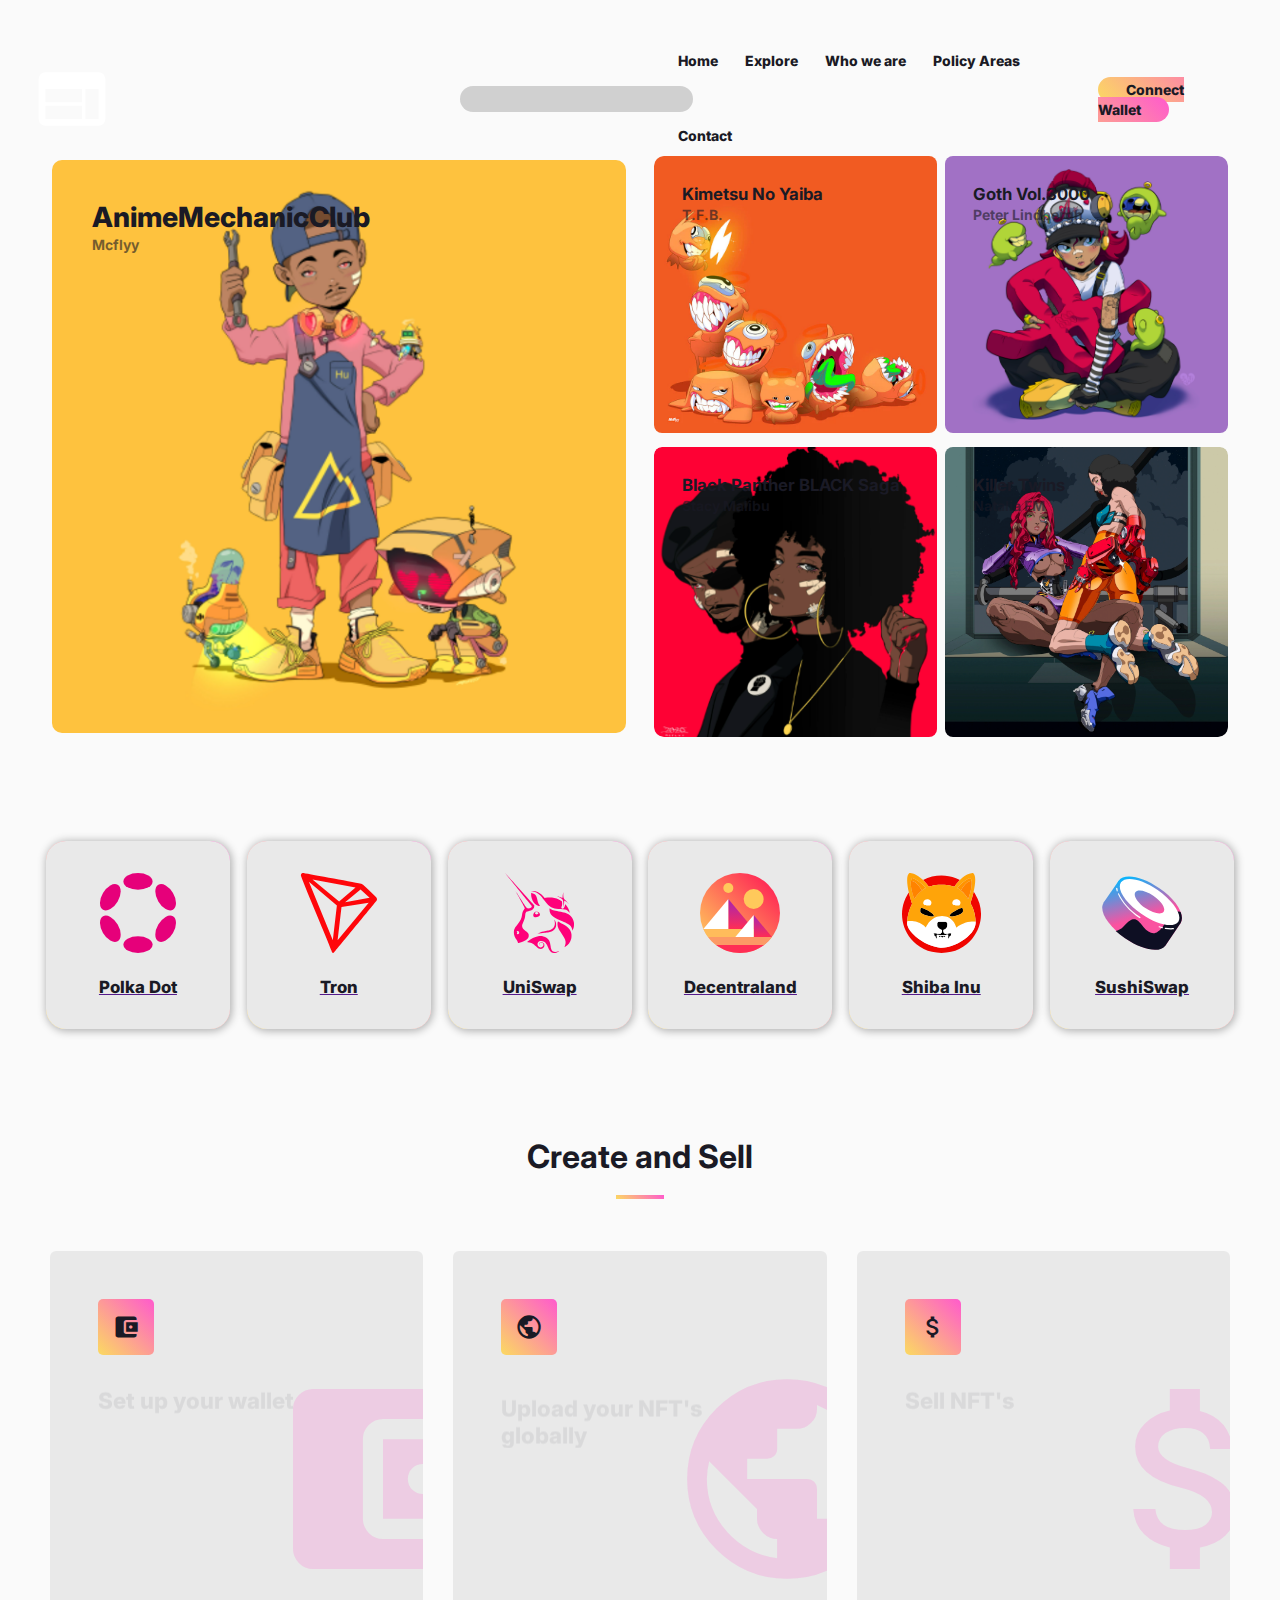
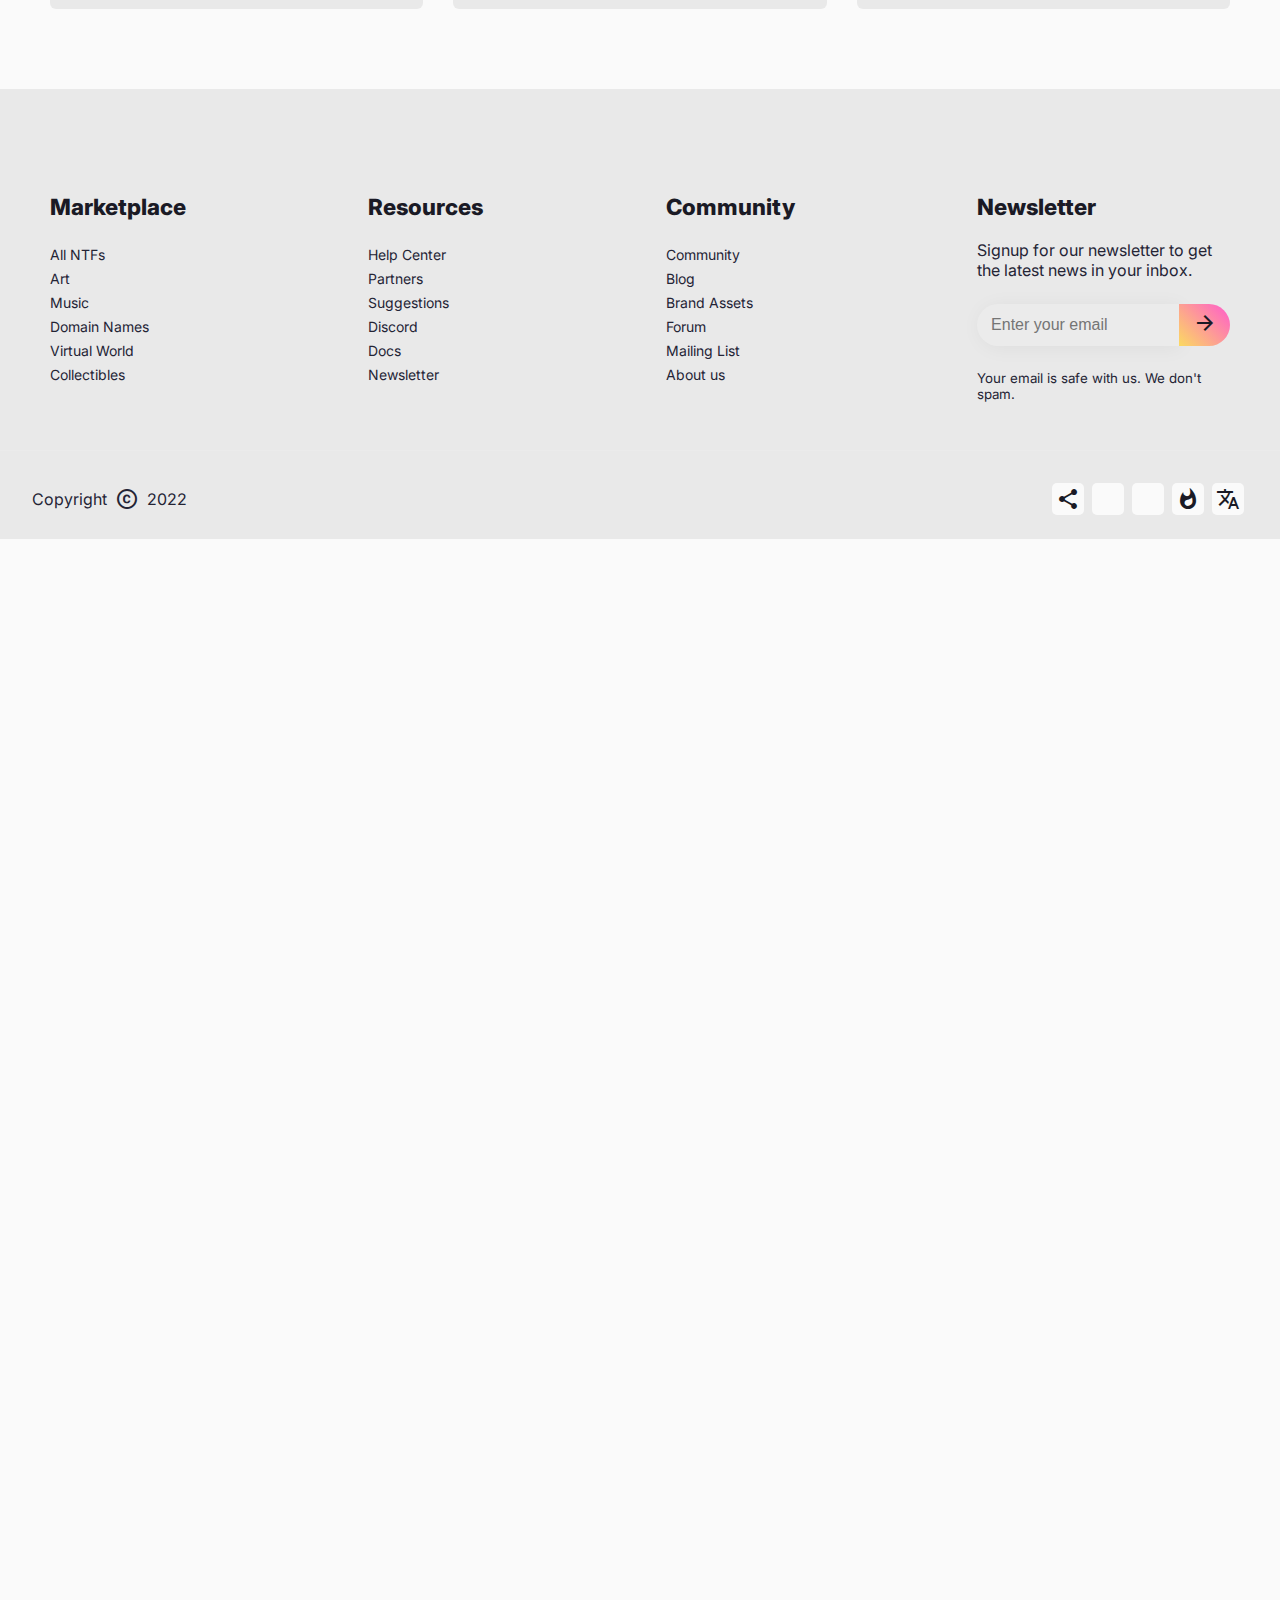
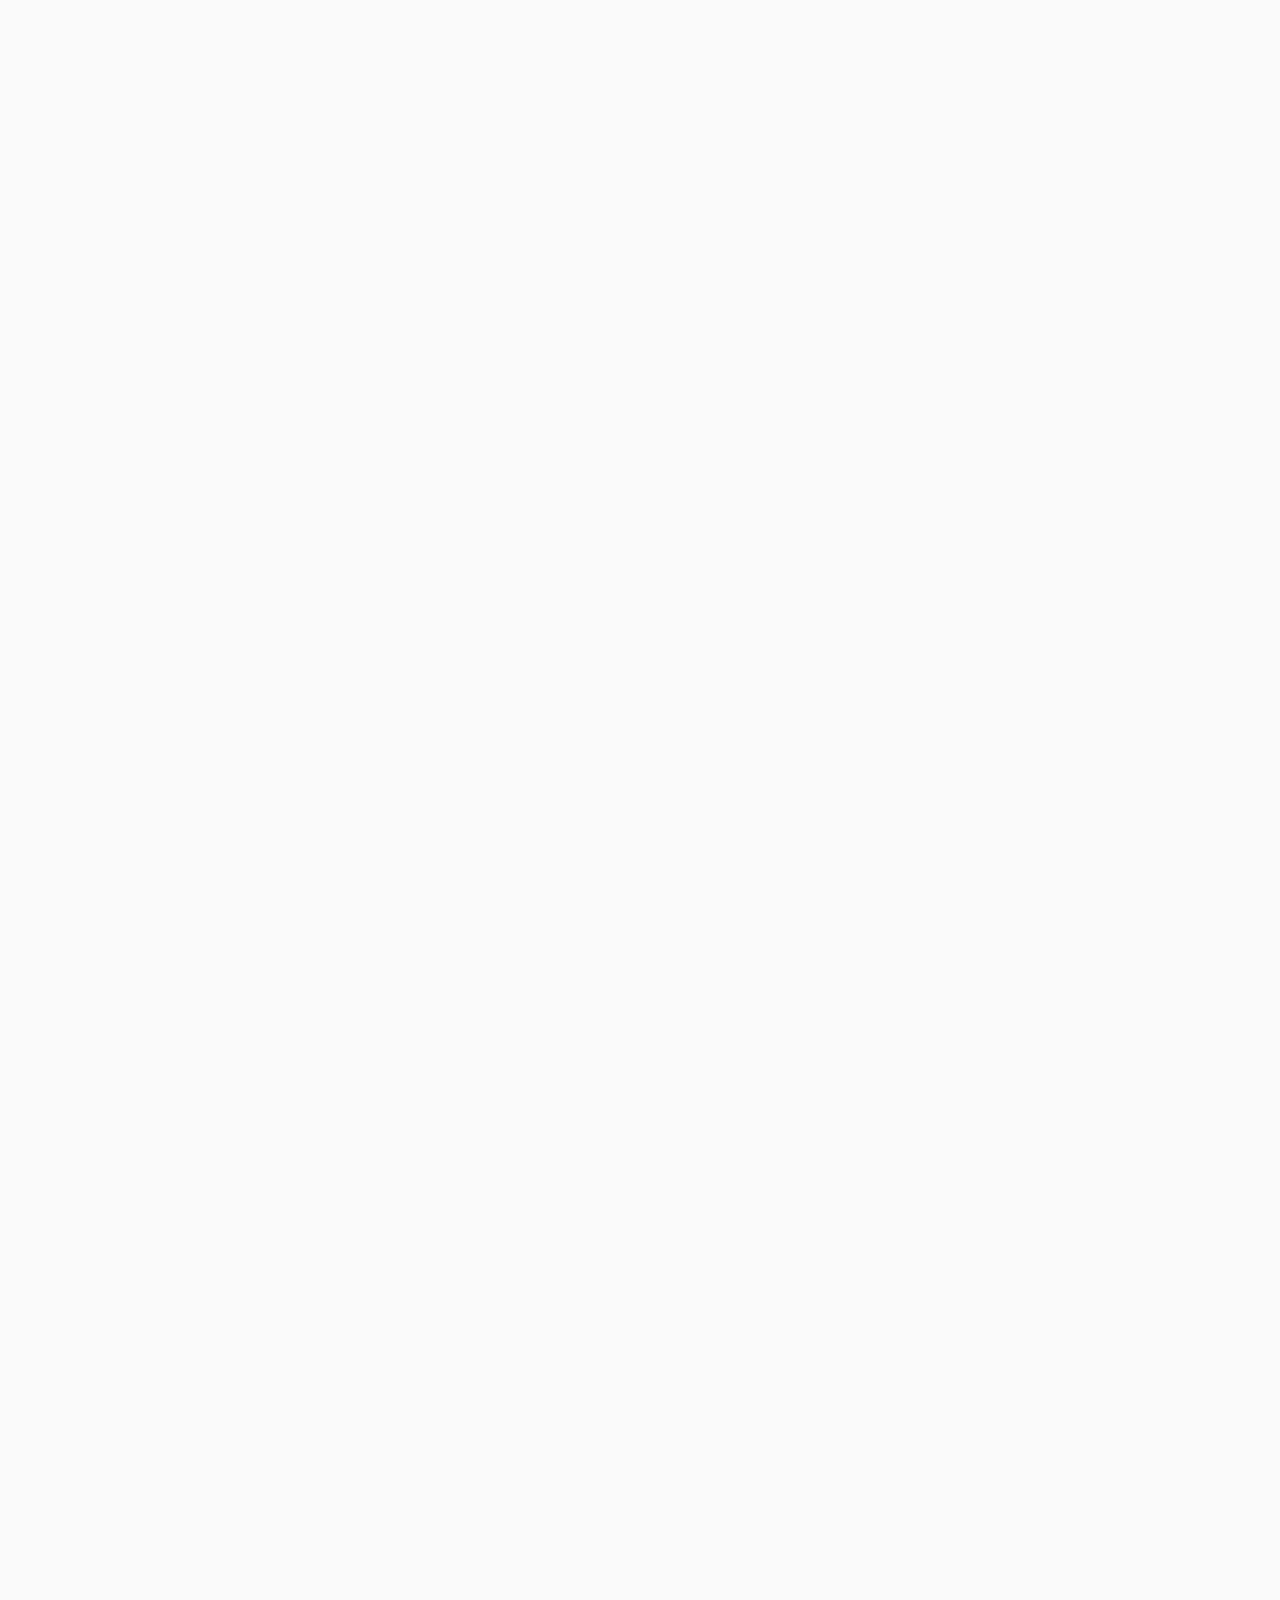
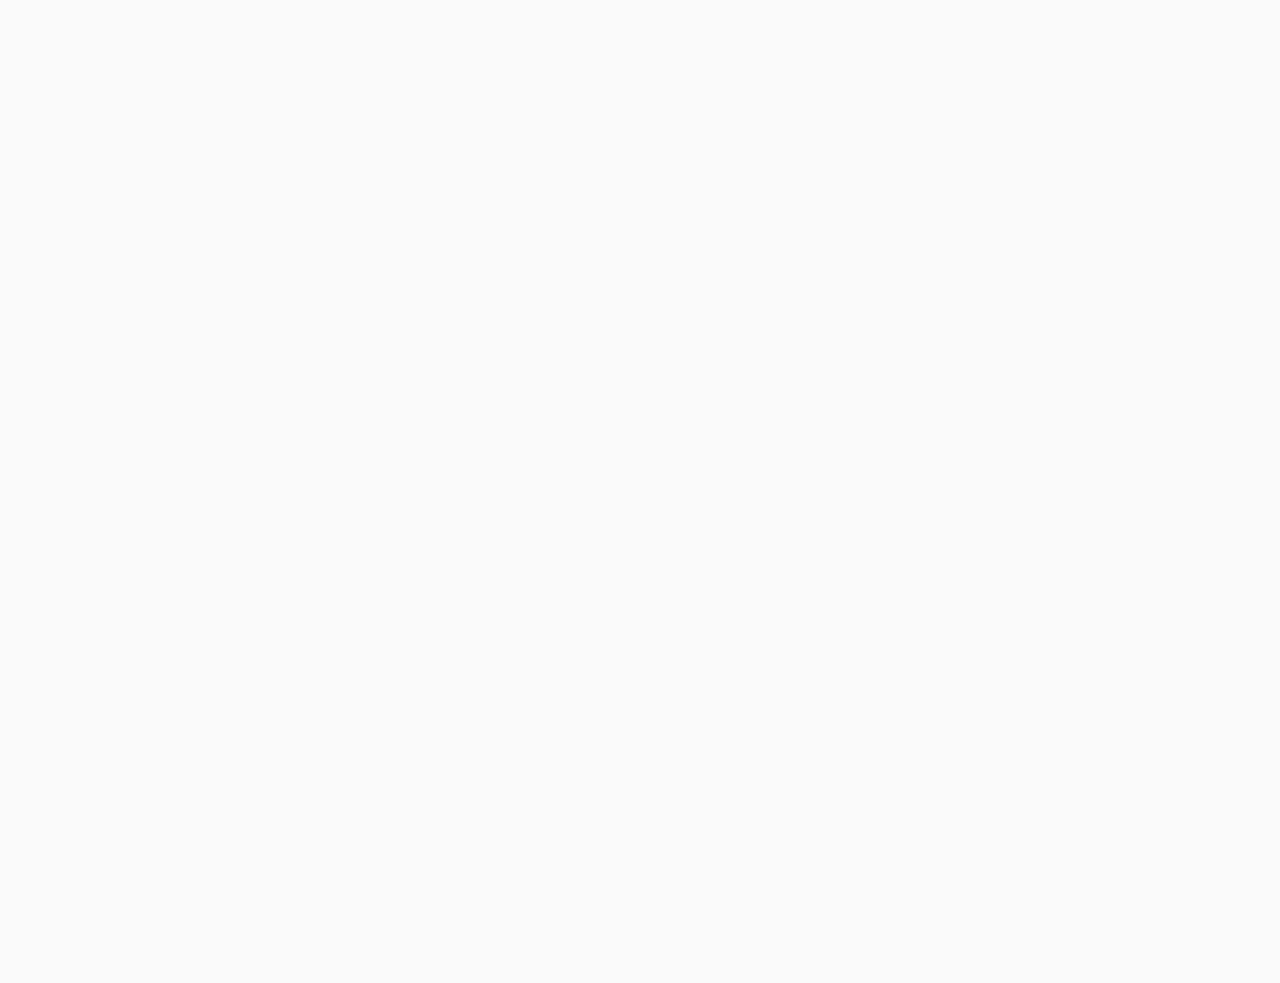
<file: index.html>
<html>
<head>
<title>Redirigir al navegador a otra URL</title>
<META HTTP-EQUIV="REFRESH" CONTENT="0;URL=HomePage/HomePage.html">
</head>
<body>
Esta página cambia en 5 segundos por la portada de DesarrolloWeb.com
</body>
</html>
</file>
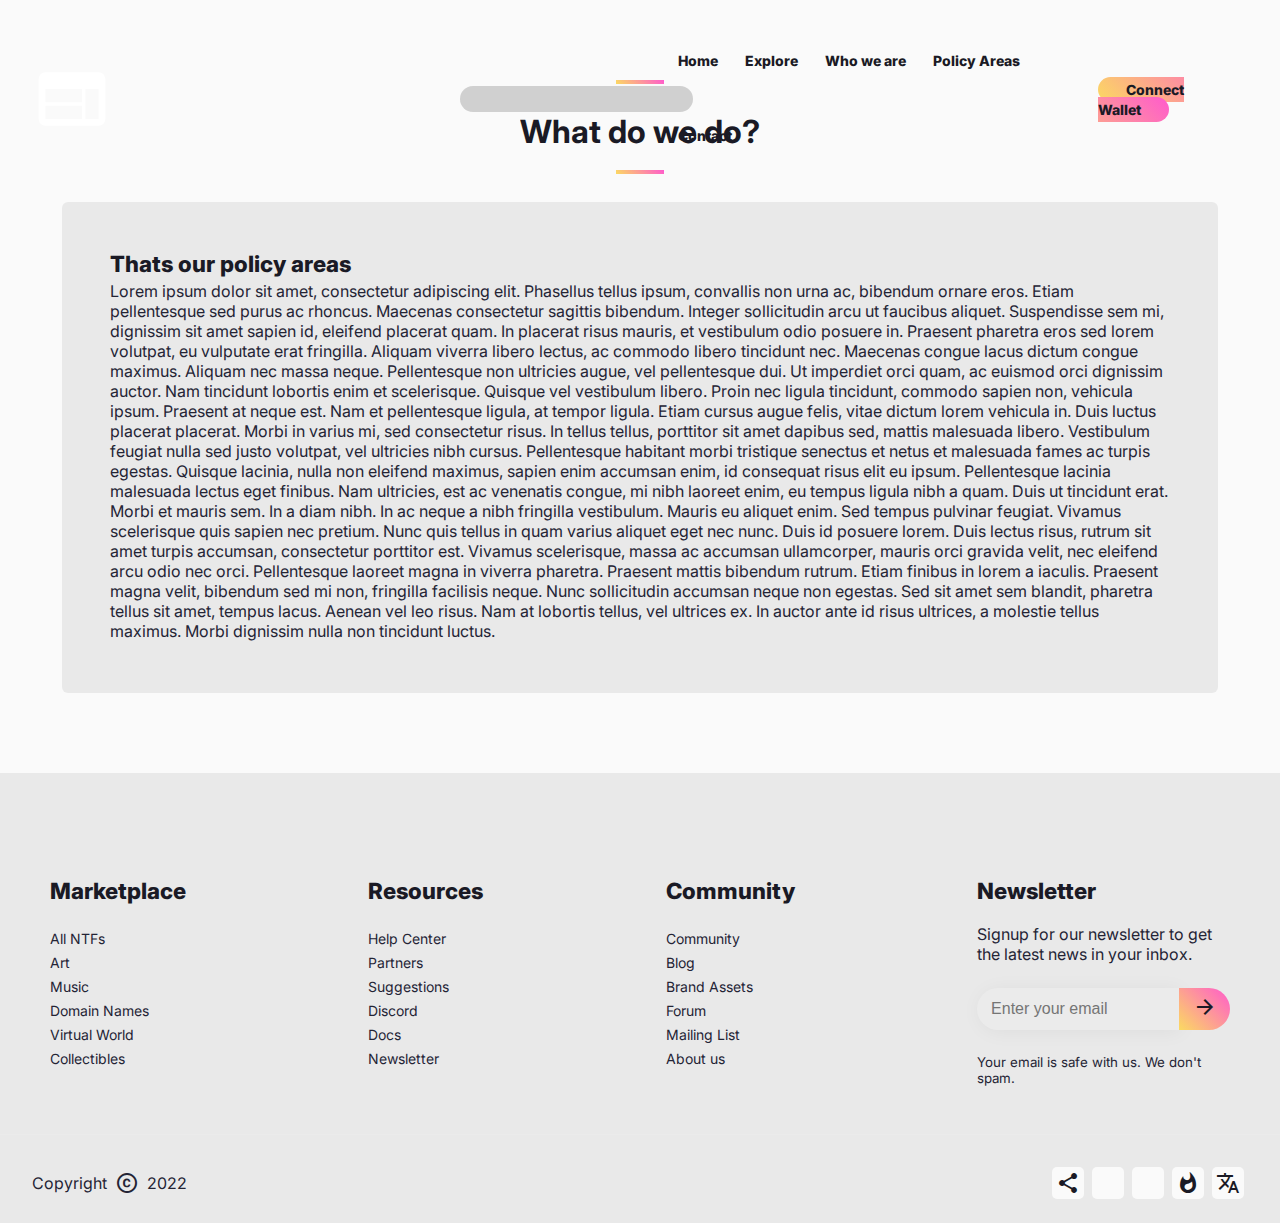
<file: AreaDeActuacion/AreaDeActuacion.html>
<!DOCTYPE html>
<html lang="en">
<head>
    <meta charset="UTF-8">
    <meta http-equiv="X-UA-Compatible" content="IE=edge">
    <meta name="viewport" content="width=device-width, initial-scale=1.0">
    <link rel="stylesheet" href="../HomePage/styles.css">
    <link rel="preconnect" href="https://fonts.googleapis.com">
    <link rel="preconnect" href="https://fonts.gstatic.com" crossorigin>
    <link rel="preconnect" href="https://fonts.googleapis.com">
    <link href="https://fonts.googleapis.com/css2?family=Inter:wght@200;400;700;800&family=Quicksand:wght@300&display=swap" rel="stylesheet">
    <link href="https://fonts.googleapis.com/icon?family=Material+Icons" rel="stylesheet">
    <title>Document</title>
</head>
<body>
    <div id="wrapper">
        <header class="header">
            <div class="header--container" style="background-size: cover;">
                <div class="header--row">
                    <dic class="header--col">
                        <div class="header--col--inner">
                            <div class="header--col--inner__left">
                                <div id="logo">
                                    <span class="material-icons md-light logo--icon">webhook</span>
                                </div>
                                <div class="header--input">
                                    <input type="text" id="quick-search">
                                </div>
                            </div>
                            <div class="header--col--inner__right">
                                <ul id="header-main-menu">
                                    <li class="menu-item">
                                        <a href="../HomePage/HomePage.html">
                                            Home
                                            <span></span>
                                        </a>
                                    </li>
                                    <li class="menu-item">
                                        <a href="#">
                                            Explore
                                            <span></span>
                                        </a>
                                    </li>
                                    <li class="menu-item">
                                        <a href="../WhoWeAre/WhoWeAre.html">
                                            Who we are
                                            <span></span>
                                        </a>
                                    </li>
                                    <li class="menu-item">
                                        <a href="../AreaDeActuacion/AreaDeActuacion.html">
                                            Policy Areas
                                            <span></span>
                                        </a>
                                    </li>
                                    <li class="menu-item">
                                        <a href="../Formulario/Aplication Form.html">
                                            Contact
                                            <span></span>
                                        </a>
                                    </li>
                                </ul>
                                <div class="menu--side">
                                    <span class="material-icons side--menu__wallet">
                                        wallet
                                    </span>
                                    <a href="#" class="btn--wallet">
                                        <span>Connect Wallet</span>
                                    </a>
                                </div>
                                <span class="material-icons side--menu__btn">
                                    menu
                                </span>
                            </div>
                        </div>
                    </dic>
                </div>
            </div>
        </header>
        <div id="content">
            <section >
                <p id="section-text">
                </p>
            </section>
           <section id="section-text">
                <div class="text--container">
                    <div class="text--row">
                        <div class="text--col">
                            <div class="text--col__center">
                                <div class="small--border"></div>
                                <h2>What do we do?</h2>
                                <div class="small--border"></div>
                            </div>
                        </div>
                        <div class="text--container">
                            <div class="text--block__box">
                                <div class="text--block__box--content">
                                    <h4 class="title">Thats our policy areas</h4>
                                    <p>
                    Lorem ipsum dolor sit amet, consectetur adipiscing elit. Phasellus tellus ipsum, convallis non urna ac, bibendum ornare eros. Etiam pellentesque sed purus ac rhoncus. Maecenas consectetur sagittis bibendum. Integer sollicitudin arcu ut faucibus aliquet. Suspendisse sem mi, dignissim sit amet sapien id, eleifend placerat quam. In placerat risus mauris, et vestibulum odio posuere in. Praesent pharetra eros sed lorem volutpat, eu vulputate erat fringilla. Aliquam viverra libero lectus, ac commodo libero tincidunt nec.

Maecenas congue lacus dictum congue maximus. Aliquam nec massa neque. Pellentesque non ultricies augue, vel pellentesque dui. Ut imperdiet orci quam, ac euismod orci dignissim auctor. Nam tincidunt lobortis enim et scelerisque. Quisque vel vestibulum libero. Proin nec ligula tincidunt, commodo sapien non, vehicula ipsum. Praesent at neque est.

Nam et pellentesque ligula, at tempor ligula. Etiam cursus augue felis, vitae dictum lorem vehicula in. Duis luctus placerat placerat. Morbi in varius mi, sed consectetur risus. In tellus tellus, porttitor sit amet dapibus sed, mattis malesuada libero. Vestibulum feugiat nulla sed justo volutpat, vel ultricies nibh cursus. Pellentesque habitant morbi tristique senectus et netus et malesuada fames ac turpis egestas. Quisque lacinia, nulla non eleifend maximus, sapien enim accumsan enim, id consequat risus elit eu ipsum. Pellentesque lacinia malesuada lectus eget finibus. Nam ultricies, est ac venenatis congue, mi nibh laoreet enim, eu tempus ligula nibh a quam.

Duis ut tincidunt erat. Morbi et mauris sem. In a diam nibh. In ac neque a nibh fringilla vestibulum. Mauris eu aliquet enim. Sed tempus pulvinar feugiat. Vivamus scelerisque quis sapien nec pretium. Nunc quis tellus in quam varius aliquet eget nec nunc. Duis id posuere lorem. Duis lectus risus, rutrum sit amet turpis accumsan, consectetur porttitor est. Vivamus scelerisque, massa ac accumsan ullamcorper, mauris orci gravida velit, nec eleifend arcu odio nec orci. Pellentesque laoreet magna in viverra pharetra. Praesent mattis bibendum rutrum. Etiam finibus in lorem a iaculis.

Praesent magna velit, bibendum sed mi non, fringilla facilisis neque. Nunc sollicitudin accumsan neque non egestas. Sed sit amet sem blandit, pharetra tellus sit amet, tempus lacus. Aenean vel leo risus. Nam at lobortis tellus, vel ultrices ex. In auctor ante id risus ultrices, a molestie tellus maximus. Morbi dignissim nulla non tincidunt luctus. </p>
                                </div>
                            </div>
                        </div>
                    </div>
                </div>
            </section> 
        </div>
        <a href="#" id="back-to-top"></a>
        <footer>
            <div class="footer--container">
                <div class="footer--row">
                    <div class="footer--col">
                        <div class="footer--col__content">
                            <h5>Marketplace</h5>
                            <ul>
                                <li><a href="">All NTFs</a></li>
                                <li><a href="">Art</a></li>
                                <li><a href="">Music</a></li>
                                <li><a href="">Domain Names</a></li>
                                <li><a href="">Virtual World</a></li>
                                <li><a href="">Collectibles</a></li>
                            </ul>
                        </div>
                    </div>
                    <div class="footer--col">
                        <div class="footer--col__content">
                            <h5>Resources</h5>
                            <ul>
                                <li><a href="">Help Center</a></li>
                                <li><a href="">Partners</a></li>
                                <li><a href="">Suggestions</a></li>
                                <li><a href="">Discord</a></li>
                                <li><a href="">Docs</a></li>
                                <li><a href="">Newsletter</a></li>
                            </ul>
                        </div>
                    </div>
                    <div class="footer--col">
                        <div class="footer--col__content">
                            <h5>Community</h5>
                            <ul>
                                <li><a href="">Community</a></li>
                                <li><a href="">Blog</a></li>
                                <li><a href="">Brand Assets</a></li>
                                <li><a href="">Forum</a></li>
                                <li><a href="">Mailing List</a></li>
                                <li><a href="">About us</a></li>
                            </ul>
                        </div>
                    </div>
                    <div class="footer--col">
                        <div class="footer--col__content">
                            <div class="email--header">
                                <h5>Newsletter</h5>
                                <p>Signup for our newsletter to get the latest news in your inbox.</p>
                            </div>
                            <form action="email">
                                <div class="newsletter">
                                    <input type="text" placeholder="Enter your email">
                                    <a id="subscribe-btn" href="#">
                                        <i class="subscribe--wrapper">
                                            <span class="material-icons">arrow_forward</span>
                                        </i>
                                    </a>
                                </div>
                            </form>
                            <small>Your email is safe with us. We don't spam.</small>
                        </div>
                    </div>
                </div>
            </div>
            <div class="subfooter">
                <div class="subfooter--container">
                    <div class="subfooter--row">
                        <div class="subfooter--col">
                            <div class="subfooter--col__inner">
                                <div class="subfooter--copyright">
                                    <span>Copyright<span class="material-icons copyright">copyright</span> 2022</span>
                                </div>
                                <div class="subfooter--social">
                                    <div class="subfooter--social__wrapper">
                                        <a href="#">
                                            <span class="material-icons md-light">
                                                share
                                            </span>
                                        </a>
                                        <a href="#">
                                            <span class="material-icons md-light">
                                                whatsapp
                                            </span>
                                        </a>
                                        <a href="#">
                                            <span class="material-icons md-light">
                                                sports_esports
                                            </span>
                                        </a>
                                        <a href="#">
                                            <span class="material-icons md-light">
                                                whatshot
                                            </span>
                                        </a>
                                        <a href="#">
                                            <span class="material-icons md-light">
                                                translate
                                            </span>
                                        </a>
                                    </div>
                                </div>
                            </div>
                        </div>
                    </div>
                </div>
            </div>
        </footer>
    </div>
</body>
</html>
</file>
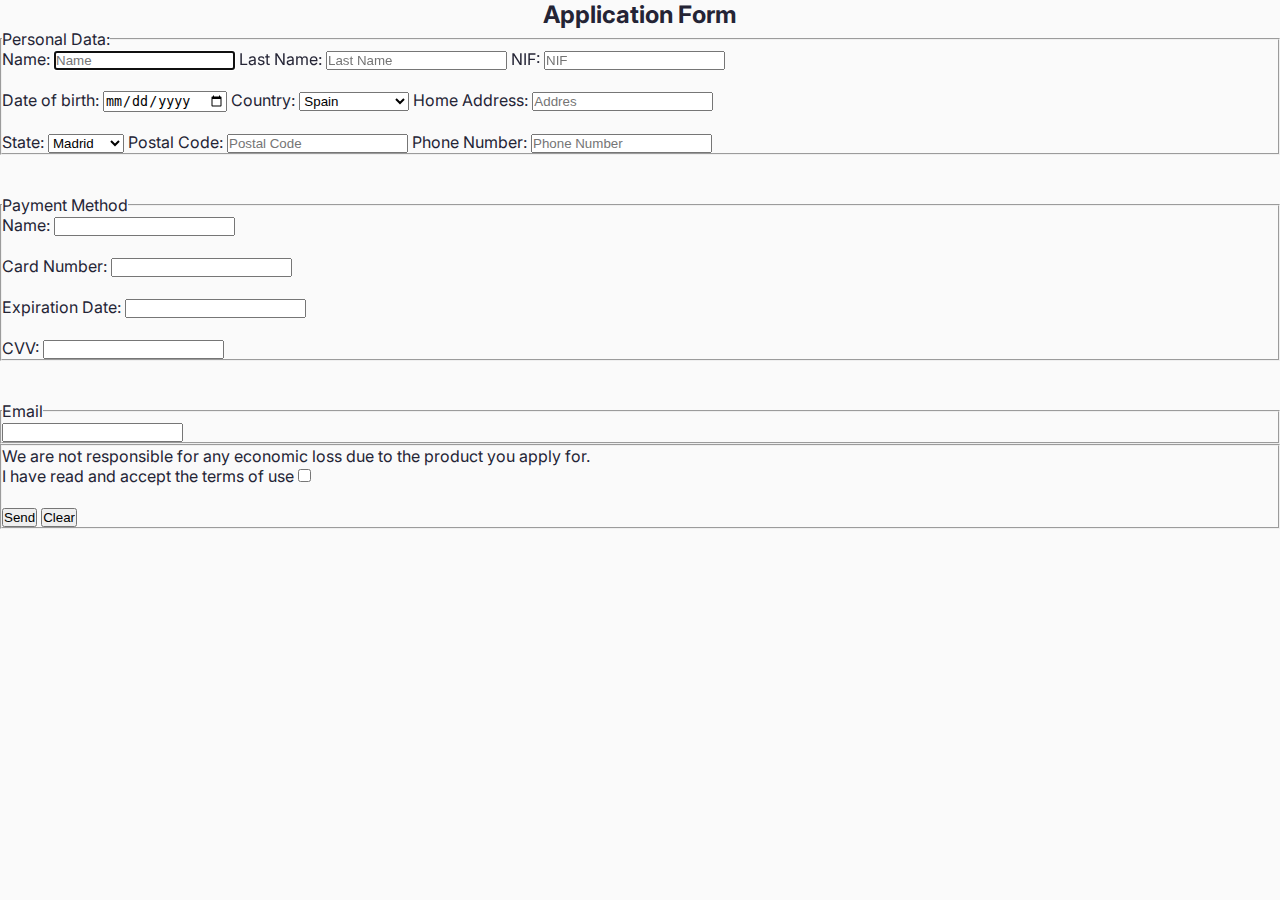
<file: Formulario/Aplication Form.html>
<!DOCTYPE html>
<html lang="en">
<head>
    <meta charset="UTF-8">
    <meta http-equiv="X-UA-Compatible" content="IE=edge">
    <meta name="viewport" content="width=device-width, initial-scale=1.0">
    <title>Application <Form></Form></title>
    <link rel="stylesheet" href="Formulario.css">
    <link rel="preconnect" href="https://fonts.googleapis.com">
    <link rel="preconnect" href="https://fonts.gstatic.com" crossorigin>
    <link rel="preconnect" href="https://fonts.googleapis.com">
    <link href="https://fonts.googleapis.com/css2?family=Inter:wght@200;400;700;800&family=Quicksand:wght@300&display=swap" rel="stylesheet">
    <link href="https://fonts.googleapis.com/icon?family=Material+Icons" rel="stylesheet">
    <title>Document</title>
</head>
<body>
    <header style="text-align: center;">
    <h2> Application Form</h2>
    </header>
    <form action="prosessigForm.jsp" method="post"></form>
    
    <main>
        <Fieldset>
            <legend> Personal Data:</legend>
        <label for="name">Name: </label>
            <input id="name" type="text" name="name" placeholder="Name" autofocus required/> 

        <label for="lastn">Last Name: </label>
            <input id="lastn" type="text" name="lastn" placeholder="Last Name" required/>
        <label for= "id">NIF: </label>
            <input id="id" type="text" name="Nif" placeholder="NIF" required/>
            <br/>
            <br/>
         <label for="birth">Date of birth: </label>
         <input id="birth" type="date" name="birth" required/> 

         <label for=" Country">Country: </label>
         <select name="Country">
            <option value="Spain">Spain</option>
            <option value="Portugal">Portugal</option>
            <option value="United Kindom">United Kindom</option>
        </select>
        
        <label for="HA">Home Address: </label>
        <input id="HA" type="text" name="HA" placeholder="Addres" required/> 
        <br/>
        <br/>
        <label for=" st">State: </label>
         <select name="st">
            <option value="madrid">Madrid</option>
            <option value="cataluña">Cataluña</option>
            <option value="sevilla">Sevilla</option>
        </select>
        <label for="pc">Postal Code: </label>
        <input id="pc" type="text" name="pn" placeholder="Postal Code" required/> 
        <label for="pn">Phone Number: </label>
        <input id="pn" type="tel" name="pn" placeholder="Phone Number" required/> 
        </Fieldset>
        <br/>
        <br/>
        <fieldset>
        <legend>Payment Method</legend>
        <label for="Name">Name: </label>
        <input id="Name" type="text" name="Name" required/>  
        <br/>
        <br/>
        <label for="cardn">Card Number: </label>
            <input id="cardn" type="number" name="cardn" required/> 
        <br/>
        <br/>
        <label for="de">Expiration Date: </label>
            <input id="de" type="datetime" name="de" required/> 
            <br/>
        <br/>
        <label for="cvv">CVV: </label>
            <input id="cvv" type="number" name="cvv" required/> 


        </fieldset>
        <br/>
        <br/>

        <FIeldset>
            <legend>Email</legend>
            <input id="email" type="email" name="email" required/>
        </FIeldset>

        <Fieldset>
            <p>We are not responsible for any economic loss due to the product you apply for.</p> 
            I have read and accept the terms of use <input type="checkbox" name="terminos" value="Y"/>
            <br/>
            <br/>
            <input type="submit" value="Send"/>
            <input type="reset" value="Clear" />
        </Fieldset>

    </main>
</body>
</html>
</file>
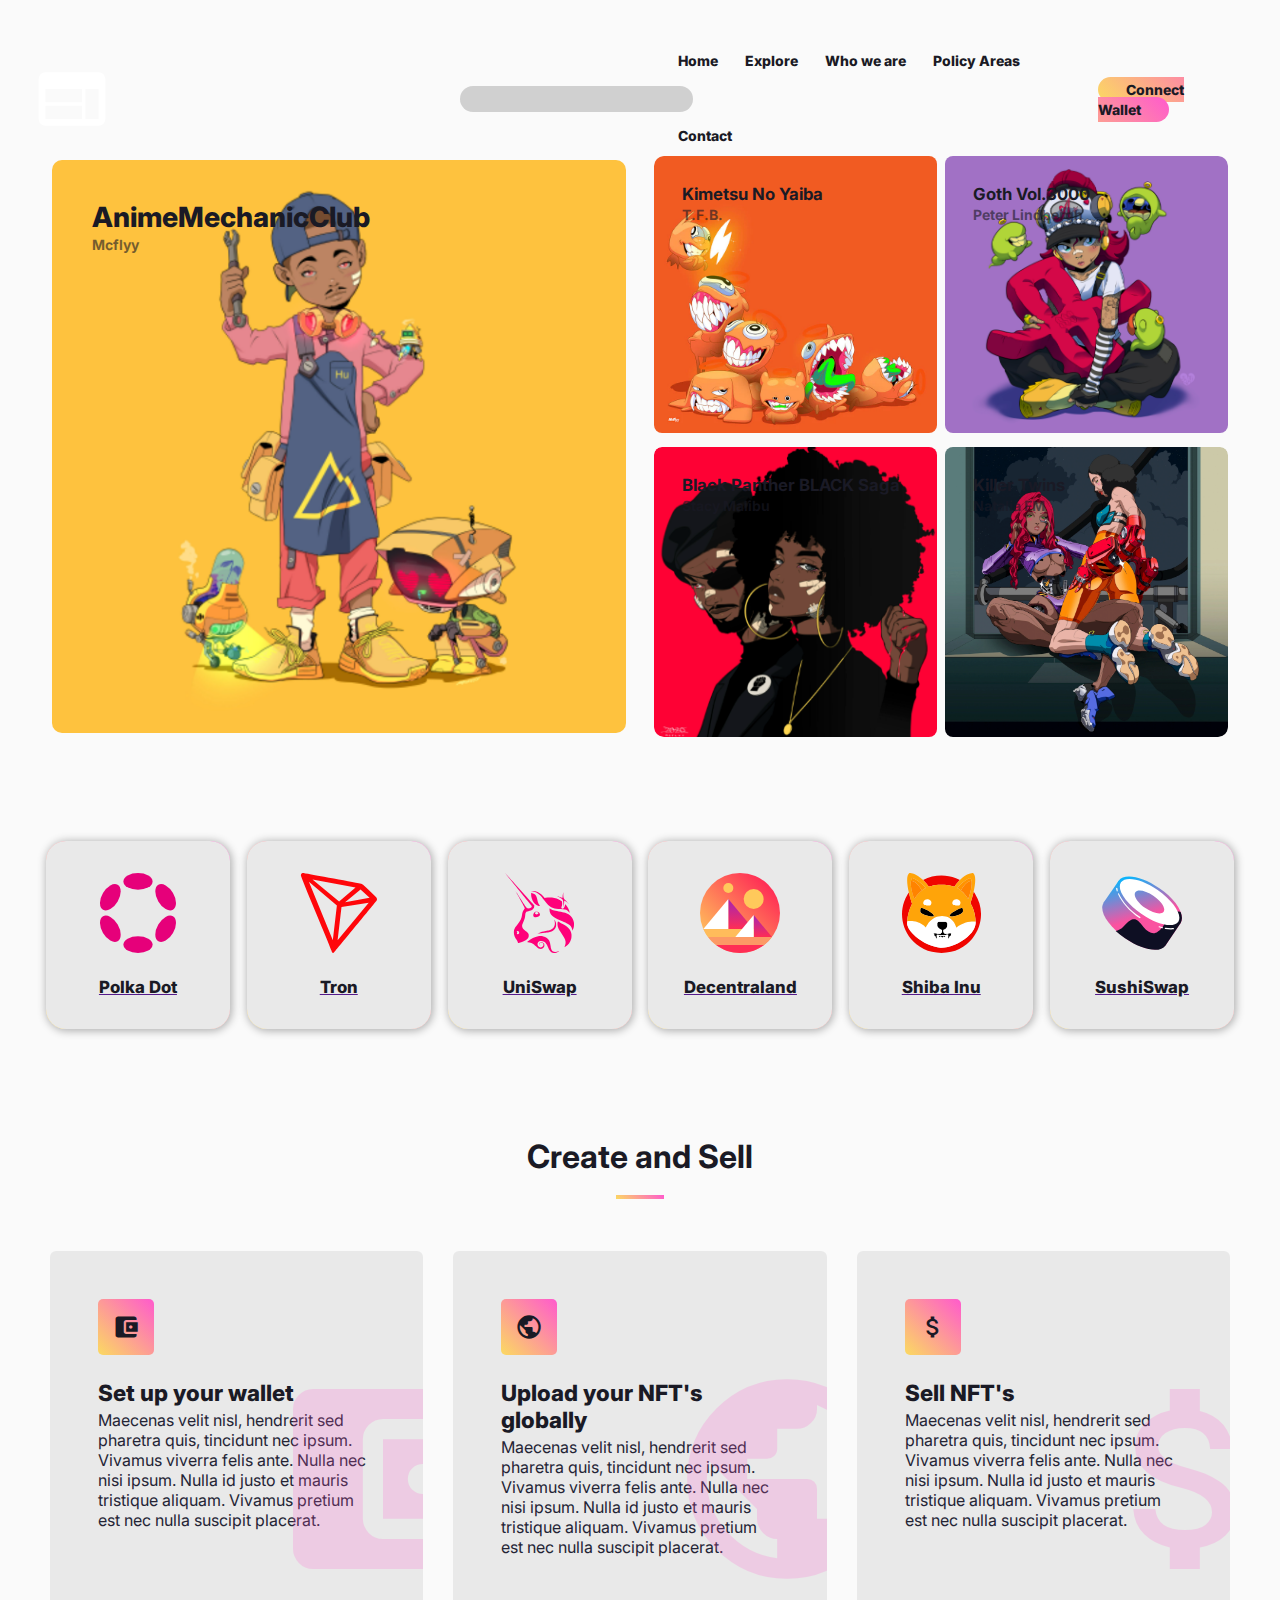
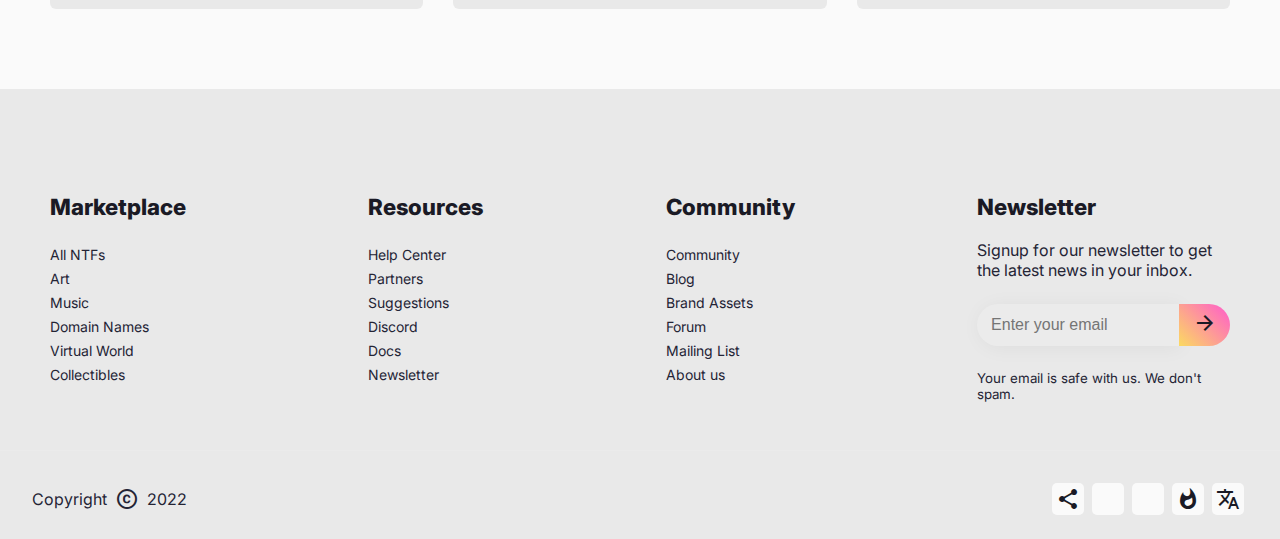
<file: HomePage/HomePage.html>
<!DOCTYPE html>
<html lang="en">
<head>
    <meta charset="UTF-8">
    <meta http-equiv="X-UA-Compatible" content="IE=edge">
    <meta name="viewport" content="width=device-width, initial-scale=1.0">
    <link rel="stylesheet" href="styles.css">
    <link rel="preconnect" href="https://fonts.googleapis.com">
    <link rel="preconnect" href="https://fonts.gstatic.com" crossorigin>
    <link rel="preconnect" href="https://fonts.googleapis.com">
    <link href="https://fonts.googleapis.com/css2?family=Inter:wght@200;400;700;800&family=Quicksand:wght@300&display=swap" rel="stylesheet">
    <link href="https://fonts.googleapis.com/icon?family=Material+Icons" rel="stylesheet">
    <title>Document</title>
</head>
<body>
    <div id="wrapper">
        <header class="header">
            <div class="header--container" style="background-size: cover;">
                <div class="header--row">
                    <dic class="header--col">
                        <div class="header--col--inner">
                            <div class="header--col--inner__left">
                                <div id="logo">
                                    <span class="material-icons md-light logo--icon">webhook</span>
                                </div>
                                <div class="header--input">
                                    <input type="text" id="quick-search">
                                </div>
                            </div>
                            <div class="header--col--inner__right">
                                <ul id="header-main-menu">
                                    <li class="menu-item">
                                        <a href="#">
                                            Home
                                            <span></span>
                                        </a>
                                    </li>
                                    <li class="menu-item">
                                        <a href="#">
                                            Explore
                                            <span></span>
                                        </a>
                                    </li>
                                    <li class="menu-item">
                                        <a href="../WhoWeAre/WhoWeAre.html">
                                            Who we are
                                            <span></span>
                                        </a>
                                    </li>
                                    <li class="menu-item">
                                        <a href="../AreaDeActuacion/AreaDeActuacion.html">
                                            Policy Areas
                                            <span></span>
                                        </a>
                                    </li>
                                    <li class="menu-item">
                                        <a href="../Formulario/Aplication Form.html">
                                            Contact
                                            <span></span>
                                        </a>
                                    </li>
                                </ul>
                                <div class="menu--side">
                                    <span class="material-icons side--menu__wallet">
                                        wallet
                                    </span>
                                    <a href="#" class="btn--wallet">
                                        <span>Connect Wallet</span>
                                    </a>
                                </div>
                                <span class="material-icons side--menu__btn">
                                    menu
                                </span>
                            </div>
                        </div>
                    </dic>
                </div>
            </div>
        </header>
        <div id="content">
            <section id="section-hero">
                <div class="hero--container">
                    <div class="hero--row">
                        <div class="hero--row__inner">
                            <div class="carousel">
                                <div class="active--image__main">
                                    <div class="nft--pic">
                                        <a href="#">
                                            <span class="nft--pic__info">
                                                <span>AnimeMechanicClub</span>
                                                <span>Mcflyy</span>
                                            </span>
                                        </a>
                                        <div class="nft--pic__wrap">
                                            <img src="../Assets/Images/Screenshot 2022-04-18 at 11.51.59.png" alt="">
                                        </div>
                                    </div>
                                </div>
                                <div class="active--image__grid">
                                    <div class="nft--pic">
                                        <a class="nft--pic__grid" href="#">
                                            <div class="nft--pic__grid--title">
                                                <h4>Kimetsu No Yaiba</h4>
                                                <span>T.F.B.</span>
                                            </div>
                                            <img src="../Assets/Images/Screenshot 2022-04-18 at 11.50.23.png" alt="Kimetsu NFT">
                                        </a>
                                        <a class="nft--pic__grid" href="#">
                                            <div class="nft--pic__grid--title">
                                                <h4>Goth Vol.3000</h4>
                                                <span>Peter Lindbergh</span>
                                            </div>
                                            <img src="../Assets/Images/Screenshot 2022-04-18 at 11.51.27.png" alt="Goth NFT">
                                        </a>
                                        <a class="nft--pic__grid" href="#">
                                            <div class="nft--pic__grid--title">
                                                <h4>Black Panther BLACK Saga</h4>
                                                <span>Stacy Malibu</span>
                                            </div>
                                            <img src="../Assets/Images/Screenshot 2022-04-18 at 11.51.49.png" alt="Black Panther NFT">
                                        </a>
                                        <a class="nft--pic__grid" href="#">
                                            <div class="nft--pic__grid--title">
                                                <h4>Killer Twins</h4>
                                                <span>Natalia FM</span>
                                            </div>
                                            <img src="../Assets/Images/Screenshot 2022-04-18 at 11.50.46.png" alt="Twins NFT">
                                        </a>
                                    </div>
                                </div>
                                <div class="arrow--left">
                                        <span class="material-icons arrow--left__icon">chevron_left</span>
                                </div>
                                <div class="arrow--right">
                                    <span class="material-icons arrow--right__icon">chevron_right</span>
                                </div>
                            </div>
                        </div>
                    </div>
                </div>
            </section>
            <section id="coins">
                <div class="coins--container">
                    <div class="coins--row">
                        <div class="coins--col">
                            <a href="" class="box--url">
                                <div class="box--url__inner">
                                    <img src="../Assets/Images/polkadot-new-dot-logo.svg" alt="Polka Dot Logo">
                                    <h4>Polka Dot</h4>
                                </div>
                            </a>
                        </div>
                        <div class="coins--col">
                            <a href="" class="box--url">
                                <div class="box--url__inner">
                                    <img src="../Assets/Images/tron-trx-logo.svg" alt="Tron Logo">
                                    <h4>Tron</h4>
                                </div>
                            </a>
                        </div>
                        <div class="coins--col">
                            <a href="" class="box--url">
                                <div class="box--url__inner">
                                    <img src="../Assets/Images/uniswap-uni-logo.svg" alt="Uni Swap Logo">
                                    <h4>UniSwap</h4>
                                </div>
                            </a>
                        </div>
                        <div class="coins--col">
                            <a href="" class="box--url">
                                <div class="box--url__inner">
                                    <img src="../Assets/Images/decentraland-mana-logo.svg" alt="Decentralad Logo">
                                    <h4>Decentraland</h4>
                                </div>
                            </a>
                        </div>
                        <div class="coins--col">
                            <a href="" class="box--url">
                                <div class="box--url__inner">
                                    <img src="../Assets/Images/shiba-inu-shib-logo.svg" alt="Shiba Inu Logo">
                                    <h4>Shiba Inu</h4>
                                </div>
                            </a>
                        </div>
                        <div class="coins--col">
                            <a href="" class="box--url">
                                <div class="box--url__inner">
                                    <img src="../Assets/Images/sushiswap-sushi-logo.svg" alt="Sushi Swap Logo">
                                    <h4>SushiSwap</h4>
                                </div>
                            </a>
                        </div>
                    </div>
                </div>
            </section>
            <section id="section-text">
                <div class="text--container">
                    <div class="text--row">
                        <div class="text--col">
                            <div class="text--col__center">
                                <h2>Create and Sell</h2>
                                <div class="small--border"></div>
                            </div>
                        </div>
                        <div class="text--block">
                            <div class="text--block__box">
                                <span class="material-icons icon-wallet">account_balance_wallet</span>
                                <div class="text--block__box--content">
                                    <h4 class="title">Set up your wallet</h4>
                                    <p>Maecenas velit nisl, hendrerit sed pharetra quis, tincidunt nec ipsum. Vivamus viverra felis ante. Nulla nec nisi ipsum. Nulla id justo et mauris tristique aliquam. Vivamus pretium est nec nulla suscipit placerat.</p>
                                </div>
                                <span class="material-icons icon-wallet__big">account_balance_wallet</span>
                            </div>
                        </div>
                        <div class="text--block">
                            <div class="text--block__box">
                                <span class="material-icons icon-public">public</span>
                                <div class="text--block__box--content">
                                    <h4 class="title">Upload your NFT's globally</h4>
                                    <p>Maecenas velit nisl, hendrerit sed pharetra quis, tincidunt nec ipsum. Vivamus viverra felis ante. Nulla nec nisi ipsum. Nulla id justo et mauris tristique aliquam. Vivamus pretium est nec nulla suscipit placerat.</p>
                                </div>
                                <span class="material-icons icon-public__big">public</span>
                            </div>
                        </div>
                        <div class="text--block">
                            <div class="text--block__box">
                                <span class="material-icons icon-money">attach_money</span>
                                <div class="text--block__box--content">
                                    <h4 class="title">Sell NFT's</h4>
                                    <p>Maecenas velit nisl, hendrerit sed pharetra quis, tincidunt nec ipsum. Vivamus viverra felis ante. Nulla nec nisi ipsum. Nulla id justo et mauris tristique aliquam. Vivamus pretium est nec nulla suscipit placerat.</p>
                                </div>
                                <span class="material-icons icon-money__big">attach_money</span>
                            </div>
                        </div>
                    </div>
                </div>
            </section>
        </div>
        <a href="#" id="back-to-top"></a>
        <footer>
            <div class="footer--container">
                <div class="footer--row">
                    <div class="footer--col">
                        <div class="footer--col__content">
                            <h5>Marketplace</h5>
                            <ul>
                                <li><a href="">All NTFs</a></li>
                                <li><a href="">Art</a></li>
                                <li><a href="">Music</a></li>
                                <li><a href="">Domain Names</a></li>
                                <li><a href="">Virtual World</a></li>
                                <li><a href="">Collectibles</a></li>
                            </ul>
                        </div>
                    </div>
                    <div class="footer--col">
                        <div class="footer--col__content">
                            <h5>Resources</h5>
                            <ul>
                                <li><a href="">Help Center</a></li>
                                <li><a href="">Partners</a></li>
                                <li><a href="">Suggestions</a></li>
                                <li><a href="">Discord</a></li>
                                <li><a href="">Docs</a></li>
                                <li><a href="">Newsletter</a></li>
                            </ul>
                        </div>
                    </div>
                    <div class="footer--col">
                        <div class="footer--col__content">
                            <h5>Community</h5>
                            <ul>
                                <li><a href="">Community</a></li>
                                <li><a href="">Blog</a></li>
                                <li><a href="">Brand Assets</a></li>
                                <li><a href="">Forum</a></li>
                                <li><a href="">Mailing List</a></li>
                                <li><a href="">About us</a></li>
                            </ul>
                        </div>
                    </div>
                    <div class="footer--col">
                        <div class="footer--col__content">
                            <div class="email--header">
                                <h5>Newsletter</h5>
                                <p>Signup for our newsletter to get the latest news in your inbox.</p>
                            </div>
                            <form action="email">
                                <div class="newsletter">
                                    <input type="text" placeholder="Enter your email">
                                    <a id="subscribe-btn" href="#">
                                        <i class="subscribe--wrapper">
                                            <span class="material-icons">arrow_forward</span>
                                        </i>
                                    </a>
                                </div>
                            </form>
                            <small>Your email is safe with us. We don't spam.</small>
                        </div>
                    </div>
                </div>
            </div>
            <div class="subfooter">
                <div class="subfooter--container">
                    <div class="subfooter--row">
                        <div class="subfooter--col">
                            <div class="subfooter--col__inner">
                                <div class="subfooter--copyright">
                                    <span>Copyright<span class="material-icons copyright">copyright</span> 2022</span>
                                </div>
                                <div class="subfooter--social">
                                    <div class="subfooter--social__wrapper">
                                        <a href="#">
                                            <span class="material-icons md-light">
                                                share
                                            </span>
                                        </a>
                                        <a href="#">
                                            <span class="material-icons md-light">
                                                whatsapp
                                            </span>
                                        </a>
                                        <a href="#">
                                            <span class="material-icons md-light">
                                                sports_esports
                                            </span>
                                        </a>
                                        <a href="#">
                                            <span class="material-icons md-light">
                                                whatshot
                                            </span>
                                        </a>
                                        <a href="#">
                                            <span class="material-icons md-light">
                                                translate
                                            </span>
                                        </a>
                                    </div>
                                </div>
                            </div>
                        </div>
                    </div>
                </div>
            </div>
        </footer>
    </div>
</body>
</html>
</file>
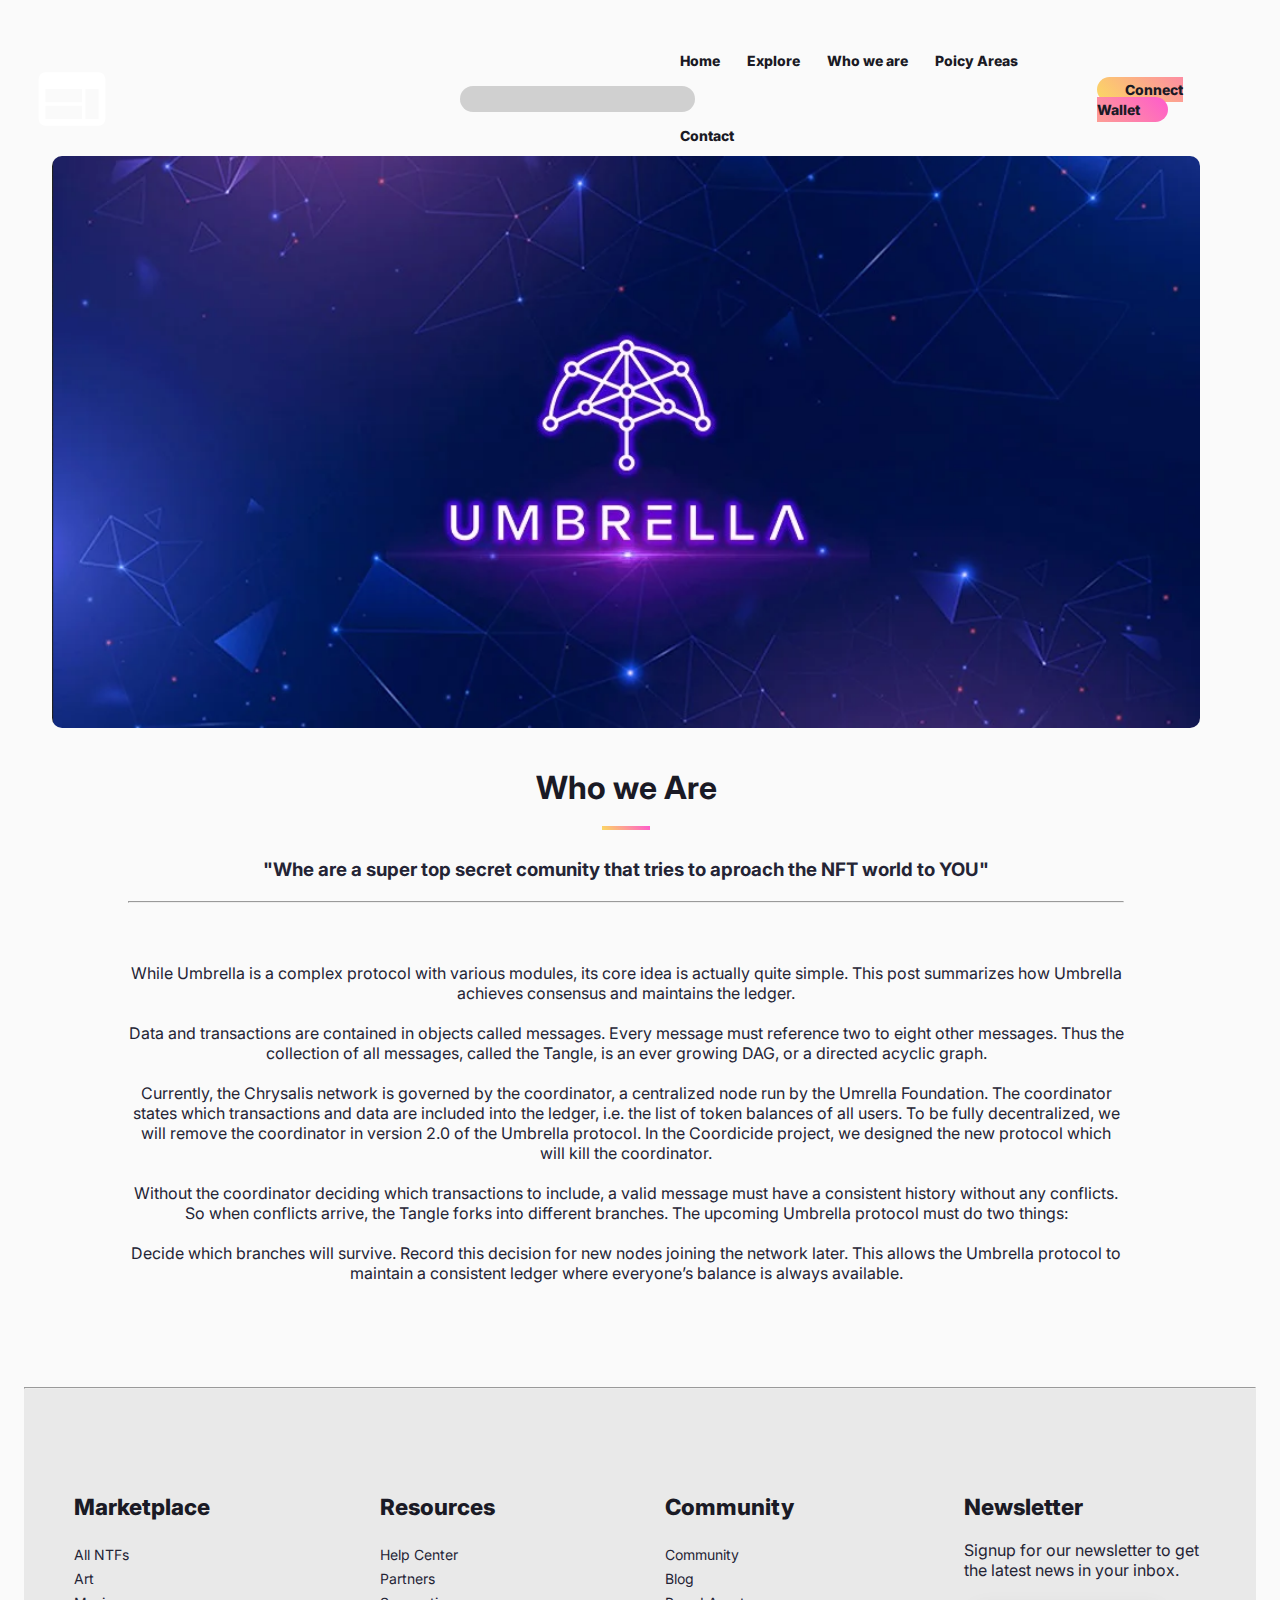
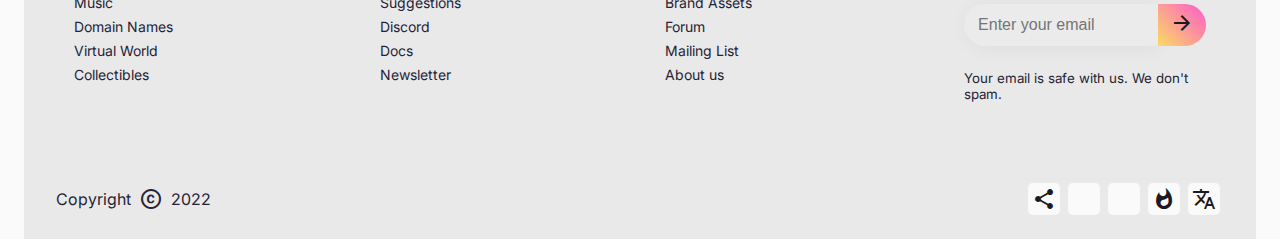
<file: WhoWeAre/WhoWeAre.html>
<!DOCTYPE html>
<html lang="en">
<head>
    <meta charset="UTF-8">
    <meta http-equiv="X-UA-Compatible" content="IE=edge">
    <meta name="viewport" content="width=device-width, initial-scale=1.0">
    <link rel="stylesheet" href="WhoWeAre.css">
    <link rel="preconnect" href="https://fonts.googleapis.com">
    <link rel="preconnect" href="https://fonts.gstatic.com" crossorigin>
    <link rel="preconnect" href="https://fonts.googleapis.com">
    <link href="https://fonts.googleapis.com/css2?family=Inter:wght@200;400;700;800&family=Quicksand:wght@300&display=swap" rel="stylesheet">
    <link href="https://fonts.googleapis.com/icon?family=Material+Icons" rel="stylesheet">
    <title>Document</title>
</head>
<body>
    <div id="wrapper">
        <header class="header">
            <div class="header--container" style="background-size: cover;">
                <div class="header--row">
                    <dic class="header--col">
                        <div class="header--col--inner">
                            <div class="header--col--inner__left">
                                <div id="logo">
                                    <span class="material-icons md-light logo--icon">webhook</span>
                                </div>
                                <div class="header--input">
                                    <input type="text" id="quick-search">
                                </div>
                            </div>
                            <div class="header--col--inner__right">
                                <ul id="header-main-menu">
                                    <li class="menu-item">
                                        <a href="../HomePage/HomePage.html">
                                            Home
                                            <span></span>
                                        </a>
                                    </li>
                                    <li class="menu-item">
                                        <a href="#">
                                            Explore
                                            <span></span>
                                        </a>
                                    </li>
                                    <li class="menu-item">
                                        <a href="WhoWeAre.html">
                                            Who we are
                                            <span></span>
                                        </a>
                                    </li>
                                    <li class="menu-item">
                                        <a href="../AreaDeActuacion/AreaDeActuacion.html">
                                            Poicy Areas
                                            <span></span>
                                        </a>
                                    </li>
                                    <li class="menu-item">
                                        <a href="../Formulario/Aplication Form.html">
                                            Contact
                                            <span></span>
                                        </a>
                                    </li>
                                </ul>
                                <div class="menu--side">
                                    <span class="material-icons side--menu__wallet">
                                        wallet
                                    </span>
                                    <a href="#" class="btn--wallet">
                                        <span>Connect Wallet</span>
                                    </a>
                                </div>
                                <span class="material-icons side--menu__btn">
                                    menu
                                </span>
                            </div>
                        </div>
                    </dic>
                </div>
            </div>
        </header>
        <div id="content">
            <section id="section-hero">
                <div class="hero--container">
                    <div class="hero--row">
                        <div class="hero--row__inner">
                            <div class="carousel">
                                <div class="active--image__main">
                                    <div class="nft--pic">
                                        <a href="#">
                                            <span class="nft--pic__info">
                                                
                                            </span>
                                        </a>
                                        <div class="nft--pic__wrap">
                                            <img src="../Assets/Images/umbrella.jpg" alt="">
                                        </div>
                                    </div>
                                    <br>
                                    <br>
                     <section id="section-text">
                        <div class="text--container">
                             <div class="text--row">
                                 <div class="text--col">
                                     <div class="text--col__center">
                                         <h2>Who we Are</h2>
                                              <div class="small--border"></div>
                                                 </div>
                                                </div>          
                        <div class="text--container">
                            <div class="text--row">
                                <div class="text--col">
                                     <div class="text--col__center">
                                        <h3>"<text class="align center"></text>Whe are a super top secret comunity that tries 
                                                            to aproach the NFT world to YOU"</h3>

                                                        <br>
                                                         <hr>
                                                         <br>
                                                         <br>
                                                         <br>
                                        
                                
                                                        <p>While Umbrella is a complex protocol with various modules,
                                                             its core idea is actually quite simple. This post summarizes how Umbrella 
                                                             achieves consensus and maintains the ledger.
                                                             <br>
                                                             <br>

                                                            Data and transactions are contained in objects called messages.
                                                            Every message must reference two to eight other messages.
                                                             Thus the collection of all messages, called the Tangle, is an ever growing DAG,
                                                              or a directed acyclic graph.
                                                              <br>
                                                              <br>
                                                            
                                                            Currently, the Chrysalis network is governed by the coordinator, 
                                                            a centralized node run by the Umrella Foundation. The coordinator states which
                                                             transactions and data are included into the ledger, i.e. the list of token 
                                                             balances of all users. To be fully decentralized, we will remove the coordinator 
                                                             in version 2.0 of the Umbrella protocol. In the Coordicide project, we designed the
                                                              new protocol which will kill the coordinator.
                                                            <br>
                                                            <br>
                                                            Without the coordinator deciding which transactions to include, 
                                                            a valid message must have a consistent history without any conflicts.
                                                             So when conflicts arrive, the Tangle forks into different branches. 
                                                             The upcoming Umbrella protocol must do two things:
                                                            <br>
                                                            <br>
                                                            Decide which branches will survive.
                                                            Record this decision for new nodes joining the network later.
                                                            This allows the Umbrella protocol to maintain a consistent ledger where everyone’s balance is always available.
                                                    </div>
                                                </div>               
                                         </div>
                                    </div>
                                </div>
                            </div>
                         </div>
                     </div>
                </div>
    </div>
    <hr>
    <footer>
        <div class="footer--container">
            <div class="footer--row">
                <div class="footer--col">
                    <div class="footer--col__content">
                        <h5>Marketplace</h5>
                        <ul>
                            <li><a href="">All NTFs</a></li>
                            <li><a href="">Art</a></li>
                            <li><a href="">Music</a></li>
                            <li><a href="">Domain Names</a></li>
                            <li><a href="">Virtual World</a></li>
                            <li><a href="">Collectibles</a></li>
                        </ul>
                    </div>
                </div>
                <div class="footer--col">
                    <div class="footer--col__content">
                        <h5>Resources</h5>
                        <ul>
                            <li><a href="">Help Center</a></li>
                            <li><a href="">Partners</a></li>
                            <li><a href="">Suggestions</a></li>
                            <li><a href="">Discord</a></li>
                            <li><a href="">Docs</a></li>
                            <li><a href="">Newsletter</a></li>
                        </ul>
                    </div>
                </div>
                <div class="footer--col">
                    <div class="footer--col__content">
                        <h5>Community</h5>
                        <ul>
                            <li><a href="">Community</a></li>
                            <li><a href="">Blog</a></li>
                            <li><a href="">Brand Assets</a></li>
                            <li><a href="">Forum</a></li>
                            <li><a href="">Mailing List</a></li>
                            <li><a href="">About us</a></li>
                        </ul>
                    </div>
                </div>
                <div class="footer--col">
                    <div class="footer--col__content">
                        <div class="email--header">
                            <h5>Newsletter</h5>
                            <p>Signup for our newsletter to get the latest news in your inbox.</p>
                        </div>
                        <form action="email">
                            <div class="newsletter">
                                <input type="text" placeholder="Enter your email">
                                <a id="subscribe-btn" href="#">
                                    <i class="subscribe--wrapper">
                                        <span class="material-icons">arrow_forward</span>
                                    </i>
                                </a>
                            </div>
                        </form>
                        <small>Your email is safe with us. We don't spam.</small>
                    </div>
                </div>
            </div>
        </div>
        <div class="subfooter">
            <div class="subfooter--container">
                <div class="subfooter--row">
                    <div class="subfooter--col">
                        <div class="subfooter--col__inner">
                            <div class="subfooter--copyright">
                                <span>Copyright<span class="material-icons copyright">copyright</span> 2022</span>
                            </div>
                            <div class="subfooter--social">
                                <div class="subfooter--social__wrapper">
                                    <a href="#">
                                        <span class="material-icons md-light">
                                            share
                                        </span>
                                    </a>
                                    <a href="#">
                                        <span class="material-icons md-light">
                                            whatsapp
                                        </span>
                                    </a>
                                    <a href="#">
                                        <span class="material-icons md-light">
                                            sports_esports
                                        </span>
                                    </a>
                                    <a href="#">
                                        <span class="material-icons md-light">
                                            whatshot
                                        </span>
                                    </a>
                                    <a href="#">
                                        <span class="material-icons md-light">
                                            translate
                                        </span>
                                    </a>
                                </div>
                            </div>
                        </div>
                    </div>
                </div>
            </div>
        </div>
    </footer>
</div>
</body>
</html>
</file>
<file: HomePage/styles.css>
@import '../Assets/CSS/global_variables.css';

/* RESET VALUES FOR FULL PAGE */
* { 
    margin: 0;
    padding: 0;
    box-sizing: border-box;
}

/* GENERAL */
body {
    min-height: 100vh;
    background-size: cover;
    background: var(--color-background);
    color: var(--color-grey);
    font-family: var(--font-primary);
    font-weight: var(--font-regular);

    padding: 0;
}

#wrapper {
    background-size: cover;
    overflow: hidden;
    box-sizing: border-box;
}

/* ICON COLOR */
.material-icons.logo--icon {
    font-size: 5rem;
    border-radius: 25%;
    color: white;
}

/* HEADER STYLES */
header.header {
    background: none;
    margin: 0;
    left: 0;
    z-index: 10;
    width: 100%;
    height: var(--header-height);
    
    position: absolute;
}

.header--container {
    max-width: 1320px;
    width: 100%;
    height: 100%;
    padding: 0 1.5rem;
    margin: 0 auto;
}

.header--row {
    display: flex;
    flex-wrap: wrap;
    margin-top: 1rem;
}

.header--col, .subfooter--col {
    margin-top: .5rem;
    padding: 0 .5rem;
    max-width: 100%;
    width: 100%;

    flex: 0 0 auto;
}

.header--col--inner, .subfooter--col__inner {
    display: flex;
    justify-content: space-between;
}

/* Left column with search input box */
.header--col--inner__left, .header--col--inner__right {
    display: flex;
    justify-content: center;
    align-items: center;
}

#logo {
    display: flex;
    align-items: center;
}

.header--input #quick-search {
    background: var(--input-box);
    border: none;
    border-radius: 30px;
    color: var(--color-white);
    font-family: var(--font-secondary);
    font-size: var(--font-medium);
    margin-left: var(--space-lg);
    padding: var(--space-xs) var(--space-sm);
    outline: none;
    width: 120%;
}

/* Menu selection */
#header-main-menu {
    font-weight: var(--font-subtitle);
    font-size: var(--font-medium);
    margin: 0 auto;
    padding-left: var(--space-lg);
}

.menu-item {
    margin: 0;
    padding: 0;

    display: inline;
    list-style: none;
}

.menu-item a {
    color: var(--color-white);
    font-weight: var(--font-title);
    padding-right: 0;
    padding: var(--space-lg) 0 var(--space-lg) var(--space-md);
    text-align: center;
    text-decoration: none;
    outline: none;

    display: inline-block;
    position: relative;
}

.menu-item a span {
    border-bottom: solid 2px var(--color-primary);
    color: var(--color-white);
    font-size: var(--font-xsmall);
    line-height: .875rem;
    
    transition: .7s;
    display: block;
    position: relative;
    width: 0%;
}

.menu-item:hover a span {
    width: 100%;
}

/*  Connect wallet button */
.menu--side {
    margin-left: var(--space-md);
}

.menu--side .btn--wallet {
    background: var(--primary-gradient);
    border-radius: 30px;
    border: none;
    color: var(--color-white);
    font-size: var(--font-medium);
    font-weight: var(--font-title);
    padding: var(--space-xs) var(--space-lg);
    outline: none;
    text-align: center;
    text-decoration: none;
}

.material-icons.side--menu__btn, .material-icons.side--menu__wallet { display: none;}

/* CONTENT SECTION */
#content {
    padding: 0;
    width: 100%;
}

#section-hero {
    padding: 0;
    padding-top: var(--header-height);
    margin-bottom: 0;
    position: relative;
}

/* Shared styles */
.hero--container, .coins--container, .text--container, .footer--container, .subfooter--container {
    max-width: 1320px;
    width: 100%;
    padding: 0 1.5rem;
    margin: 0 auto;
}

/* Shared styles */
.hero--row, .coins--row, .text--row, .footer--row, .subfooter-row {
    display: flex;
    flex-wrap: wrap;
    justify-content: space-between;
    padding: 0 var(--space-sm);
}

.hero--row__inner {
    box-sizing: border-box;
    padding: 0 var(--space-sm);
    margin-top: var(--space-lg);
    width: 100%;
    
    flex: 0 0 auto;
}

/* Images carousel (future implementation) */
.carousel {
    position: relative;
    display: flex;
    align-items: center;
    overflow: hidden;
}

/* NFT pics */
.active--image__main {
    width: 50%;
    height: 100%;
    margin-right: var(--space-lg);
    margin-bottom: var(--space-md);
    outline: none;
    user-select: none;
    
    transition: .7s;
    position: relative;
}

.active--image__grid {
    width: 50%;
    height: 100%;
    display: flex;
    margin-bottom: var(--space-md);
    outline: none;
    user-select: none;
    
    transition: .7s;
    position: relative;
}

.active--image__grid .nft--pic {
    display: flex;
    flex-wrap: wrap;
}

.nft--pic {
    background: none;
    border: none;
    border-radius: 10px;
    overflow: hidden;

    position: relative;
}

/* Big image */
.nft--pic__info {
    color: var(--color-white);
    padding: var(--space-xl);
    height: 100%;
    width: 100%;
    position: absolute;
}

.nft--pic__info span:first-of-type {
    display: block;
    font-size: var(--font-large);
    font-weight: var(--font-title);
}

.nft--pic__info span:nth-child(2), .nft--pic__grid--title span {
    color: var(--color-white);
    font-size: var(--font-medium);
    font-weight: var(--font-subtitle);
    opacity: .6;
}

.nft--pic__wrap img, .nft--pic__grid img {
    display: block;
    height: auto;
    vertical-align: middle;

    max-width: 100%;
    width: 100%;
}

/* Grid images */
.nft--pic__grid {
    border-radius: 8px;
    overflow: hidden;
    /* margin: 0 .75rem .75rem 0; */
    width: 50%;
    height: 50%;
    
    float: left;
    position: relative;
}

.nft--pic__grid:nth-child(odd) {
    padding-right: var(--space-xs);
}

.nft--pic__grid:nth-child(even) {
    padding-left: var(--space-xs);
}

.nft--pic__grid:first-of-type, .nft--pic__grid:nth-child(2) {
    padding-bottom: var(--space-sm);
}

.nft--pic__grid img {
    border-radius: 8px;
    height: 100%;
}

.nft--pic__grid--title {
    font-weight: var(--font-title);
    padding: var(--space-lg);
    
    position: absolute;
    display: block;
    z-index: 1;
}

.nft--pic__grid--title h4 {
    font-size: calc(var(--font-large) * .6);
    color: var(--color-white);
    margin: 0;
}

/* Arrows */
.arrow--left, .arrow--right {
    background-color: var(--color-white);
    background-size: cover;
    cursor: pointer;
    height: 4rem;
    width: 2rem;
    opacity: 0;

    display: block;
    z-index: 100;
    position: absolute;

    transition: .7s;
    outline: none;
}

.arrow--left {
    border-top-right-radius: 110px;
    border-bottom-right-radius: 110px;
    left: 0;
}

.arrow--right {
    border-top-left-radius: 110px;
    border-bottom-left-radius: 110px;
    right: 0;
}

.arrow--left__icon, .arrow--right__icon {
    position: absolute;
    top: 1.25rem;
    color: var(--color-background);
}

.carousel:hover .arrow--left {
    opacity: 1;
}

.carousel:hover .arrow--right {
    opacity: 1;
}

/* Crypto section */
#coins {
    padding: 5rem 0;
    position: relative;
}

.coins--col {
    box-sizing: border-box;
    flex-shrink: 0;
    margin-bottom: var(--space-lg);
    margin-top: 0;
    padding: 0 .5rem;
    
    flex: 0 0 auto;
    width: 16.6%;
}

.box--url {
    background: var(--primary-gradient);
    border: none;
    border-radius: 20px;
    padding: 0;
    text-align: center;
    position: relative;
    display: block;
    
    box-shadow: 1px 1px 8px 1px rgb(0 0 0 / 30%);
}

.box--url__inner {
    background: var(--color-background-secondary);
    transition: .7s;
    outline: none;
    border-radius: 20px;
    padding: 2rem;
    display: flex;
    flex-direction: column;
    align-items: center;
}

/* Zoom in on hover and erase the dark background */
.box--url:hover .box--url__inner {
    transform: scale(1.2);
    background: transparent;
}

.box--url__inner img {
    margin-bottom: var(--space-md);
    vertical-align: middle;
    transition: .7s;
    outline: none;

    max-width: 5rem;
    height: 5rem;
}

.box--url__inner h4 {
    color: var(--color-white);
    font-size: calc(var(--font-medium) * 1.2);
    font-weight: var(--font-title);
    margin: 0;
    white-space: nowrap;
}

/* TEXT SECTION */
#section-text {
    padding: 0 0 5rem 0;
    position: relative;
}

/* Title text section */
.text--col {
    flex: 0 0 auto;
    width: 100%;
}

.text--col__center {
    text-align: center;
}

.text--col__center h2 {
    font-size: var(--font-xlarge);
    color: var(--color-white);

    display: inline-block;
    overflow: hidden;
    position: relative;

    margin-top: 0;
    margin-bottom: var(--space-sm);
    line-height: 2.5rem;
}

.small--border {
    color: var(--color-secondary);
    border-color: var(--color-primary);
    background: var(--primary-gradient);

    width: 3rem;
    height: var(--space-xs);
    border-left: none;
    border-right: none;
    display: block;
    margin: 0 auto;
    margin-bottom: var(--space-lg);
}

/* Text blocks */
.text--block {
    flex: 0 0 auto;
    width: 33%;

    max-width: 100%;
    padding-right: calc(var(--space-md) * .5);
    padding-left: calc(var(--space-md) * .5);
    margin-top: var(--space-md);
}

.text--block__hidden { 
    display: none;

    flex: 0 0 auto;
    width: 33%;

    max-width: 100%;
    padding-right: calc(var(--space-md) * .5);
    padding-left: calc(var(--space-md) * .5);
    margin-top: var(--space-md);
}

.text--block__box {
    background: var(--color-background-secondary);
    border-radius: 6px;
    height: 100%;
    padding: 3rem;
    position: relative;
    overflow: hidden;

    transition: .7s;
    outline: none;
}

.material-icons.icon-wallet, .material-icons.icon-public, .material-icons.icon-money {
    border-radius: 5px;
    background: var(--primary-gradient);
    color: var(--color-white);
    font-size: var(--font-large);

    width: 3.5rem;
    padding: var(--space-sm) 0;
    margin-bottom: var(--space-md);
    text-align: center;

    animation-name: fadeInUp;
}

.text--block__box--content h4{
    color: var(--color-white);
    font-size: calc(var(--font-large) * .8);
    font-weight: var(--font-title);
    margin-top: 0;
    margin-bottom: var(--space-xs);
    
    animation-name: fadeInUp;
    animation-fill-mode: both;
    animation-duration: 1s;
}

.text--block__box--content p {    
    margin-top: 0;
    margin-bottom: var(--space-xs);

    animation-name: fadeInUp;
    animation-delay: 0.25s;
    animation-fill-mode: both;
    animation-duration: 1s;
}

.material-icons.icon-wallet__big, .material-icons.icon-public__big, .material-icons.icon-money__big {
    position: absolute;
    font-size: calc(var(--font-equivalent) * 15);
    background: none;
    width: auto;
    height: auto;
    color: var(--color-primary);
    opacity: .2;
    top: 30%;
    right: -5rem;

    transition: .7s;
    outline: none;
}

.text--block__box:hover .text--block__box--content p {
    color: var(--color-white);
}

.text--block__box:hover .material-icons.icon-wallet__big {
    transform: rotate(-25deg);
    transition: 2s ease;
    outline: none;
}

.text--block__box:hover .material-icons.icon-money__big {
    transform: rotate(-25deg);
    transition: 2s ease;
    outline: none;
}

.text--block__box:hover .material-icons.icon-public__big {
    transform: rotate(-25deg);
    transition: 2s ease;
    outline: none;
}

/* FOOTER */
footer {
    background-color: var(--color-background-secondary);
    color: var(--color-grey);
    padding: 5rem 0 0 0;
}

.footer--col {
    flex: 0 0 auto;
    max-width: 23%;
}

.footer--col__content {
    border: none;
    padding-right: calc(var(--space-md) * .5);
    padding-left: calc(var(--space-md) * .5);
    padding-bottom: var(--space-md);
    margin-top: var(--space-md);
    margin-bottom: 0;

    display: flex;
    flex-direction: column;
}

.footer--col__content h5 {
    color: var(--color-white);
    font-size: calc(var(--font-large) * .8);
    font-weight: var(--font-title);
    margin-top: 0;
    margin-bottom: 20px;
    text-transform: none;
}

.footer--col__content ul {
    list-style: none;
    margin: 0;
    padding: 0;
}

.footer--col__content ul li {
    margin: var(--space-xs) 0;
}

.footer--col__content ul li a {
    color: var(--color-grey);
    font-weight: var(--font-regular);
    font-size: var(--font-medium);
    text-decoration: none;
    outline: 0;
}

.footer--col__content form {
    display: flex;
    flex-wrap: wrap;
}

.newsletter {
    display: flex;
    text-align: center;

    width: 100%;
    max-width: 100%;
    margin: var(--space-md) 0;
}

.newsletter input {
    background: rgba(255, 255, 255, .1);
    border-radius: 30px 0 0 30px;
    border: none;
    border-right: none;
    box-shadow: 2px 2px 20px 0px rgb(20 20 20 / 5%);
    color: var(--color-white);
    font-size: var(--font-equivalent);
    font-weight: var(--font-regular);
    line-height: 1.5;
    padding: var(--space-xs) var(--space-sm);
    max-width: 80%;
}

#subscribe-btn {
    width: 100%;
}

#subscribe-btn .subscribe--wrapper {
    background: var(--primary-gradient);
    border-radius: 0 30px 30px 0;
    color: var(--color-white);

    text-align: center;
    font-size: 28px;
    float: left;
    min-width: 100%;
    display: table-cell;
    padding: var(--space-xs) 0;
}

/*  SUBFOOTER */
.subfooter {
    border-top: solid 1px rgba(255, 255, 255, .1);
    margin-top: var(--space-md);
    padding: var(--space-md) 0;
}

.subfooter--copyright {
    display: flex;
    justify-content: center;
    align-items: center;
}

.subfooter--copyright span {
    color: var(--color-grey);
    text-decoration: none;

    display: flex;
    align-items: center;
}

.subfooter--copyright span.material-icons {
    padding: 0 .5rem;
}

.subfooter--social, .subfooter--social__wrapper {
    display: flex;
    flex-direction: row;
}

.subfooter--social__wrapper a {
    text-decoration: none;
}

.subfooter--social__wrapper a span.material-icons.md-light {
    background: var(--color-background);
    border-radius: 5px;
    color: var(--color-white);
    font-size: 24px;
    padding: var(--space-sm) var(--space-sm);
    margin: 0 var(--space-xs);
    height: 2rem;
    width: 2rem;

    display: flex;
    justify-content: center;
    align-items: center;
}

/* IPAD PORTRAIT */
@media screen {
    @media (min-device-width : 415px) 
    and (max-device-width : 920px) {
        :root { font-size: 14px; }

        /* change header for smaller devices */
        .header--input { display: none; }

        .menu-item a { padding: var(--space-sm); }

        .nft--pic__info {
            height: unset;
            max-width: 100%;
            padding: var(--space-md);
        }

        .nft--pic__info span:first-of-type { font-size: calc(var(--font-large) * .8);}

        .nft--pic__grid--title { padding: var(--space-sm); }

        /* 3cols per row */
        .coins--col { width: 32%; }

        /* 2 text blocks per row */
        .text--block { width: 50%; }
        
        /* make the last one stay in the center */
        .text--block:last-of-type { margin-left: 25%; }

        /* group subfooter elements on the left side */
        .subfooter--col__inner {
            justify-content: start;
            flex-direction: column;
        }

        .subfooter--copyright {
            justify-content: unset;
            margin-bottom: var(--space-sm);
            margin-left: var(--space-xs);
        }
    }
}

/* IPAD LANDSCAPE */
@media screen {
    @media (min-device-width : 896px) 
    and (max-device-width : 1180px) {
        :root { font-size: 16px; }
    }
}

/* IPHONE XR PORTRAIT */
@media screen {
    @media (max-device-width : 425px) {
        :root { font-size: 12px; }

        /* No paddings to maximize the use of screen on small devices */
        .hero--row, .coins--row, .text--row, .footer--row, .subfooter-row { padding: 0; }

        /* change header for smaller devices */
        header.header {
            position: relative;
            overflow: hidden;
            pointer-events: none;
            transition: .7s;

            height: 5rem;
        }

        header:hover { height: var(--header-expanded-mobile); }
        
        header:hover .material-icons.side--menu__btn {
            background-color: var(--color-white);
            color: var(--color-background);
        }
        
        .header--input { display: none; }

        .material-icons.logo--icon {
            font-size: 3rem;
            color: var(--color-primary);
        }

        #header-main-menu {
            display: flex;
            flex-direction: column;
            margin: 0;
            padding: 0;
            padding-right: 3.5rem;
            text-align: left;
            width: 100%;

            top: 5.5rem;
            left: 1.25rem;
            position: absolute;
            z-index: 0;
        }

        
        .menu-item { border-bottom: 1px solid rgba(255, 255, 255, .1); }
        
        .menu-item a { padding: var(--space-sm); }
        
        .material-icons.side--menu__btn { 
            display: flex;
            pointer-events: auto;
            padding: var(--space-xs);
        }
        
        .btn--wallet { display: none;}
        
        .material-icons.side--menu__wallet { 
            display: flex;
            background: var(--primary-gradient);
            border-radius: 4px;
            color: var(--color-white);
            padding: var(--space-xs);
            margin-right: var(--space-md);
        }
        
        /* Add shadow animation for main image */
        #section-hero { padding-top: 0; }

        .carousel {
            justify-content: center;
            border-radius: 12px;
            animation: animatedShadow 2s linear 1s infinite alternate forwards;
        }

        .active--image__main {
            width: 100%;
            height: 100%;
            margin: 0;
        }

        /* Add animation on hover image */
        .nft--pic__wrap:hover img {
            transition: 3s;
            transform: scale(1.2);
        }

        /* Hide grid pics */
        .active--image__grid { display: none; }

        /* make 2 cols of coins */
        .coins--col { width: 50%; }

        /* make 1 text block max per row */
        .text--block { width: 100%; }
        
        .text--block:last-of-type { margin-left: 0; }

        /* footer */
        .footer--row {
            flex-direction: column;
        }

        .footer--col {
            max-width: 100%;
        }

        .newsletter input {
            min-width: 80%;
        }
    }
}

/* IPHONE XR LANDSCAPE */
@media screen {
    @media (max-device-width : 896px) {
        body { font-size: 12.5px; }

        /* No paddings to maximize the use of screen on small devices */
        .hero--row, .coins--row, .text--row, .footer--row, .subfooter-row { padding: 0; }

        /* change header for smaller devices */
        header.header {
            position: relative;
            overflow: hidden;
            pointer-events: none;
            transition: .7s;

            height: 6rem;
        }

        header:hover { height: var(--header-expanded-mobile); }
        
        header:hover .material-icons.side--menu__btn {
            background-color: var(--color-white);
            color: var(--color-background);
        }
        
        .header--input { display: none; }

        .material-icons.logo--icon {
            font-size: 3rem;
            color: var(--color-primary);
        }

        #header-main-menu {
            display: flex;
            flex-direction: column;
            margin: 0;
            padding: 0;
            padding-right: 3.5rem;
            text-align: left;
            width: 100%;

            top: 7rem;
            left: 1.25rem;
            position: absolute;
            z-index: 0;
        }

        
        .menu-item { border-bottom: 1px solid rgba(255, 255, 255, .1); }
        
        .menu-item a { padding: var(--space-sm); }
        
        .material-icons.side--menu__btn { 
            display: flex;
            pointer-events: auto;
            padding: var(--space-xs);
        }
        
        .btn--wallet { display: none;}
        
        .material-icons.side--menu__wallet { 
            display: flex;
            background: var(--primary-gradient);
            border-radius: 4px;
            color: var(--color-white);
            padding: var(--space-xs);
            margin-right: var(--space-md);
        }
        
        #section-hero { padding-top: 0; }

    }
}

/* ANIMATIONS */
@keyframes fadeInUp {
    0% {
        opacity: 0;
        transform: translate3d(0, 30%, 0);
    }

    100% {
        opacity: 1;
        transform: none;
    }
}

@keyframes fadeIn {
    0% { opacity: 0; }

    100% { opacity: 1; }
}

@keyframes animatedShadow {
	0% { box-shadow: 0 2px 8px -4px var(--color-primary); }
	50% { box-shadow: 0 2px 18px 0px var(--color-primary); }
	100% { box-shadow: 0 2px 8px -4px var(--color-primary); }
}
</file>
<file: Formulario/Formulario.css>
@import '../Assets/CSS/global_variables.css';

/* RESET VALUES FOR FULL PAGE */
* { 
    margin: 0;
    padding: 0;
    box-sizing: border-box;
}

/* GENERAL */
body {
    min-height: 100vh;
    background-size: cover;
    background: var(--color-background);
    color: var(--color-grey);
    font-family: var(--font-primary);
    font-weight: var(--font-regular);

    padding: 0;
}

#wrapper {
    background-size: cover;
    overflow: hidden;
    box-sizing: border-box;
}

/* ICON COLOR */
.material-icons.logo--icon {
    font-size: 5rem;
    border-radius: 25%;
    color: white;
}

/* HEADER STYLES */
header.header {
    background: none;
    margin: 0;
    left: 0;
    z-index: 10;
    width: 100%;
    height: var(--header-height);
    
    position: absolute;
}

.header--container {
    max-width: 1320px;
    width: 100%;
    height: 100%;
    padding: 0 1.5rem;
    margin: 0 auto;
}

.header--row {
    display: flex;
    flex-wrap: wrap;
    margin-top: 1rem;
}

.header--col, .subfooter--col {
    margin-top: .5rem;
    padding: 0 .5rem;
    max-width: 100%;
    width: 100%;

    flex: 0 0 auto;
}

.header--col--inner, .subfooter--col__inner {
    display: flex;
    justify-content: space-between;
}

/* Left column with search input box */
.header--col--inner__left, .header--col--inner__right {
    display: flex;
    justify-content: center;
    align-items: center;
}

#logo {
    display: flex;
    align-items: center;
}

.header--input #quick-search {
    background: var(--input-box);
    border: none;
    border-radius: 30px;
    color: var(--color-white);
    font-family: var(--font-secondary);
    font-size: var(--font-medium);
    margin-left: var(--space-lg);
    padding: var(--space-xs) var(--space-sm);
    outline: none;
    width: 120%;
}

/* Menu selection */
#header-main-menu {
    font-weight: var(--font-subtitle);
    font-size: var(--font-medium);
    margin: 0 auto;
    padding-left: var(--space-lg);
}

.menu-item {
    margin: 0;
    padding: 0;

    display: inline;
    list-style: none;
}

.menu-item a {
    color: var(--color-white);
    font-weight: var(--font-title);
    padding-right: 0;
    padding: var(--space-lg) 0 var(--space-lg) var(--space-md);
    text-align: center;
    text-decoration: none;
    outline: none;

    display: inline-block;
    position: relative;
}

.menu-item a span {
    border-bottom: solid 2px var(--color-primary);
    color: var(--color-white);
    font-size: var(--font-xsmall);
    line-height: .875rem;
    
    transition: .7s;
    display: block;
    position: relative;
    width: 0%;
}

.menu-item:hover a span {
    width: 100%;
}

/*  Connect wallet button */
.menu--side {
    margin-left: var(--space-md);
}

.menu--side .btn--wallet {
    background: var(--primary-gradient);
    border-radius: 30px;
    border: none;
    color: var(--color-white);
    font-size: var(--font-medium);
    font-weight: var(--font-title);
    padding: var(--space-xs) var(--space-lg);
    outline: none;
    text-align: center;
    text-decoration: none;
}

.material-icons.side--menu__btn, .material-icons.side--menu__wallet { display: none;}

/* CONTENT SECTION */
#content {
    padding: 0;
    width: 100%;
}

#section-hero {
    padding: 0;
    padding-top: var(--header-height);
    margin-bottom: 0;
    position: relative;
}

/* Shared styles */
.hero--container, .coins--container, .text--container, .footer--container, .subfooter--container {
    max-width: 1320px;
    width: 100%;
    padding: 0 1.5rem;
    margin: 0 auto;
}

/* Shared styles */
.hero--row, .coins--row, .text--row, .footer--row, .subfooter-row {
    display: flex;
    flex-wrap: wrap;
    justify-content: space-between;
    padding: 0 var(--space-sm);
}

.hero--row__inner {
    box-sizing: border-box;
    padding: 0 var(--space-sm);
    margin-top: var(--space-lg);
    width: 100%;
    
    flex: 0 0 auto;
}

/* Images carousel (future implementation) */
.carousel {
    position: relative;
    display: flex;
    align-items: center;
    overflow: hidden;
}

/* NFT pics */
.active--image__main {
    width: 100%;
    height: 100%;
    margin-right: var(--space-lg);
    margin-bottom: var(--space-md);
    outline: none;
    user-select: none;
    
    transition: .7s;
    position: relative;
}

.active--image__grid {
    width: 50%;
    height: 100%;
    display: flex;
    margin-bottom: var(--space-md);
    outline: none;
    user-select: none;
    
    transition: .7s;
    position: relative;
}

.active--image__grid .nft--pic {
    display: flex;
    flex-wrap: wrap;
}

.nft--pic {
    background: none;
    border: none;
    border-radius: 10px;
    overflow: hidden;

    position: relative;
}

/* Big image */
.nft--pic__info {
    color: var(--color-white);
    padding: var(--space-xl);
    height: 100%;
    width: 100%;
    position: absolute;
}

.nft--pic__info span:first-of-type {
    display: block;
    font-size: var(--font-large);
    font-weight: var(--font-title);
}

.nft--pic__info span:nth-child(2), .nft--pic__grid--title span {
    color: var(--color-white);
    font-size: var(--font-medium);
    font-weight: var(--font-subtitle);
    opacity: .6;
}

.nft--pic__wrap img, .nft--pic__grid img {
    display: block;
    height: auto;
    vertical-align: middle;

    max-width: 100%;
    width: 100%;
}

/* Grid images */
.nft--pic__grid {
    border-radius: 8px;
    overflow: hidden;
    /* margin: 0 .75rem .75rem 0; */
    width: 50%;
    height: 50%;
    
    float: left;
    position: relative;
}

.nft--pic__grid:nth-child(odd) {
    padding-right: var(--space-xs);
}

.nft--pic__grid:nth-child(even) {
    padding-left: var(--space-xs);
}

.nft--pic__grid:first-of-type, .nft--pic__grid:nth-child(2) {
    padding-bottom: var(--space-sm);
}

.nft--pic__grid img {
    border-radius: 8px;
    height: 100%;
}

.nft--pic__grid--title {
    font-weight: var(--font-title);
    padding: var(--space-lg);
    
    position: absolute;
    display: block;
    z-index: 1;
}

.nft--pic__grid--title h4 {
    font-size: calc(var(--font-large) * .6);
    color: var(--color-white);
    margin: 0;
}

/* Arrows */
.arrow--left, .arrow--right {
    background-color: var(--color-white);
    background-size: cover;
    cursor: pointer;
    height: 4rem;
    width: 2rem;
    opacity: 0;

    display: block;
    z-index: 100;
    position: absolute;

    transition: .7s;
    outline: none;
}

.arrow--left {
    border-top-right-radius: 110px;
    border-bottom-right-radius: 110px;
    left: 0;
}

.arrow--right {
    border-top-left-radius: 110px;
    border-bottom-left-radius: 110px;
    right: 0;
}

.arrow--left__icon, .arrow--right__icon {
    position: absolute;
    top: 1.25rem;
    color: var(--color-background);
}

.carousel:hover .arrow--left {
    opacity: 1;
}

.carousel:hover .arrow--right {
    opacity: 1;
}

/* Crypto section */
#coins {
    padding: 5rem 0;
    position: relative;
}

.coins--col {
    box-sizing: border-box;
    flex-shrink: 0;
    margin-bottom: var(--space-lg);
    margin-top: 0;
    padding: 0 .5rem;
    
    flex: 0 0 auto;
    width: 16.6%;
}

.box--url {
    background: var(--primary-gradient);
    border: none;
    border-radius: 20px;
    padding: 0;
    text-align: center;
    position: relative;
    display: block;
    
    box-shadow: 1px 1px 8px 1px rgb(0 0 0 / 30%);
}

.box--url__inner {
    background: var(--color-background-secondary);
    transition: .7s;
    outline: none;
    border-radius: 20px;
    padding: 2rem;
    display: flex;
    flex-direction: column;
    align-items: center;
}

/* Zoom in on hover and erase the dark background */
.box--url:hover .box--url__inner {
    transform: scale(1.2);
    background: transparent;
}

.box--url__inner img {
    margin-bottom: var(--space-md);
    vertical-align: middle;
    transition: .7s;
    outline: none;

    max-width: 5rem;
    height: 5rem;
}

.box--url__inner h4 {
    color: var(--color-white);
    font-size: calc(var(--font-medium) * 1.2);
    font-weight: var(--font-title);
    margin: 0;
    white-space: nowrap;
}

/* TEXT SECTION */
#section-text {
    padding: 0 0 5rem 0;
    position: relative;
}

/* Title text section */
.text--col {
    flex: 0 0 auto;
    width: 100%;
}

.text--col__center {
    text-align: center;
}

.text--col__center h2 {
    font-size: var(--font-xlarge);
    color: var(--color-white);

    display: inline-block;
    overflow: hidden;
    position: relative;

    margin-top: 0;
    margin-bottom: var(--space-sm);
    line-height: 2.5rem;
}

.small--border {
    color: var(--color-secondary);
    border-color: var(--color-primary);
    background: var(--primary-gradient);

    width: 3rem;
    height: var(--space-xs);
    border-left: none;
    border-right: none;
    display: block;
    margin: 0 auto;
    margin-bottom: var(--space-lg);
}

/* Text blocks */
.text--block {
    flex: 0 0 auto;
    width: 33%;

    max-width: 100%;
    padding-right: calc(var(--space-md) * .5);
    padding-left: calc(var(--space-md) * .5);
    margin-top: var(--space-md);
}

.text--block__hidden { 
    display: none;

    flex: 0 0 auto;
    width: 33%;

    max-width: 100%;
    padding-right: calc(var(--space-md) * .5);
    padding-left: calc(var(--space-md) * .5);
    margin-top: var(--space-md);
}

.text--block__box {
    background: var(--color-background-secondary);
    border-radius: 6px;
    height: 100%;
    padding: 3rem;
    position: relative;
    overflow: hidden;

    transition: .7s;
    outline: none;
}

.material-icons.icon-wallet, .material-icons.icon-public, .material-icons.icon-money {
    border-radius: 5px;
    background: var(--primary-gradient);
    color: var(--color-white);
    font-size: var(--font-large);

    width: 3.5rem;
    padding: var(--space-sm) 0;
    margin-bottom: var(--space-md);
    text-align: center;

    animation-name: fadeInUp;
}

.text--block__box--content h4{
    color: var(--color-white);
    font-size: calc(var(--font-large) * .8);
    font-weight: var(--font-title);
    margin-top: 0;
    margin-bottom: var(--space-xs);
    
    animation-name: fadeInUp;
    animation-fill-mode: both;
    animation-duration: 1s;
}

.text--block__box--content p {    
    margin-top: 0;
    margin-bottom: var(--space-xs);

    animation-name: fadeInUp;
    animation-delay: 0.25s;
    animation-fill-mode: both;
    animation-duration: 1s;
}

.material-icons.icon-wallet__big, .material-icons.icon-public__big, .material-icons.icon-money__big {
    position: absolute;
    font-size: calc(var(--font-equivalent) * 15);
    background: none;
    width: auto;
    height: auto;
    color: var(--color-primary);
    opacity: .2;
    top: 30%;
    right: -5rem;

    transition: .7s;
    outline: none;
}

.text--block__box:hover .text--block__box--content p {
    color: var(--color-white);
}

.text--block__box:hover .material-icons.icon-wallet__big {
    transform: rotate(-25deg);
    transition: 2s ease;
    outline: none;
}

.text--block__box:hover .material-icons.icon-money__big {
    transform: rotate(-25deg);
    transition: 2s ease;
    outline: none;
}

.text--block__box:hover .material-icons.icon-public__big {
    transform: rotate(-25deg);
    transition: 2s ease;
    outline: none;
}

/* FOOTER */
footer {
    background-color: var(--color-background-secondary);
    color: var(--color-grey);
    padding: 5rem 0 0 0;
}

.footer--col {
    flex: 0 0 auto;
    max-width: 23%;
}

.footer--col__content {
    border: none;
    padding-right: calc(var(--space-md) * .5);
    padding-left: calc(var(--space-md) * .5);
    padding-bottom: var(--space-md);
    margin-top: var(--space-md);
    margin-bottom: 0;

    display: flex;
    flex-direction: column;
}

.footer--col__content h5 {
    color: var(--color-white);
    font-size: calc(var(--font-large) * .8);
    font-weight: var(--font-title);
    margin-top: 0;
    margin-bottom: 20px;
    text-transform: none;
}

.footer--col__content ul {
    list-style: none;
    margin: 0;
    padding: 0;
}

.footer--col__content ul li {
    margin: var(--space-xs) 0;
}

.footer--col__content ul li a {
    color: var(--color-grey);
    font-weight: var(--font-regular);
    font-size: var(--font-medium);
    text-decoration: none;
    outline: 0;
}

.footer--col__content form {
    display: flex;
    flex-wrap: wrap;
}

.newsletter {
    display: flex;
    text-align: center;

    width: 100%;
    max-width: 100%;
    margin: var(--space-md) 0;
}

.newsletter input {
    background: rgba(255, 255, 255, .1);
    border-radius: 30px 0 0 30px;
    border: none;
    border-right: none;
    box-shadow: 2px 2px 20px 0px rgb(20 20 20 / 5%);
    color: var(--color-white);
    font-size: var(--font-equivalent);
    font-weight: var(--font-regular);
    line-height: 1.5;
    padding: var(--space-xs) var(--space-sm);
    max-width: 80%;
}

#subscribe-btn {
    width: 100%;
}

#subscribe-btn .subscribe--wrapper {
    background: var(--primary-gradient);
    border-radius: 0 30px 30px 0;
    color: var(--color-white);

    text-align: center;
    font-size: 28px;
    float: left;
    min-width: 100%;
    display: table-cell;
    padding: var(--space-xs) 0;
}

/*  SUBFOOTER */
.subfooter {
    border-top: solid 1px rgba(255, 255, 255, .1);
    margin-top: var(--space-md);
    padding: var(--space-md) 0;
}

.subfooter--copyright {
    display: flex;
    justify-content: center;
    align-items: center;
}

.subfooter--copyright span {
    color: var(--color-grey);
    text-decoration: none;

    display: flex;
    align-items: center;
}

.subfooter--copyright span.material-icons {
    padding: 0 .5rem;
}

.subfooter--social, .subfooter--social__wrapper {
    display: flex;
    flex-direction: row;
}

.subfooter--social__wrapper a {
    text-decoration: none;
}

.subfooter--social__wrapper a span.material-icons.md-light {
    background: var(--color-background);
    border-radius: 5px;
    color: var(--color-white);
    font-size: 24px;
    padding: var(--space-sm) var(--space-sm);
    margin: 0 var(--space-xs);
    height: 2rem;
    width: 2rem;

    display: flex;
    justify-content: center;
    align-items: center;
}

/* IPAD PORTRAIT */
@media screen {
    @media (min-device-width : 415px) 
    and (max-device-width : 920px) {
        :root { font-size: 14px; }

        /* change header for smaller devices */
        .header--input { display: none; }

        .menu-item a { padding: var(--space-sm); }

        .nft--pic__info {
            height: unset;
            max-width: 100%;
            padding: var(--space-md);
        }

        .nft--pic__info span:first-of-type { font-size: calc(var(--font-large) * .8);}

        .nft--pic__grid--title { padding: var(--space-sm); }

        /* 3cols per row */
        .coins--col { width: 32%; }

        /* 2 text blocks per row */
        .text--block { width: 50%; }
        
        /* make the last one stay in the center */
        .text--block:last-of-type { margin-left: 25%; }

        /* group subfooter elements on the left side */
        .subfooter--col__inner {
            justify-content: start;
            flex-direction: column;
        }

        .subfooter--copyright {
            justify-content: unset;
            margin-bottom: var(--space-sm);
            margin-left: var(--space-xs);
        }
    }
}

/* IPAD LANDSCAPE */
@media screen {
    @media (min-device-width : 896px) 
    and (max-device-width : 1180px) {
        :root { font-size: 16px; }
    }
}

/* IPHONE XR PORTRAIT */
@media screen {
    @media (max-device-width : 425px) {
        :root { font-size: 12px; }

        /* No paddings to maximize the use of screen on small devices */
        .hero--row, .coins--row, .text--row, .footer--row, .subfooter-row { padding: 0; }

        /* change header for smaller devices */
        header.header {
            position: relative;
            overflow: hidden;
            pointer-events: none;
            transition: .7s;

            height: 5rem;
        }

        header:hover { height: var(--header-expanded-mobile); }
        
        header:hover .material-icons.side--menu__btn {
            background-color: var(--color-white);
            color: var(--color-background);
        }
        
        .header--input { display: none; }

        .material-icons.logo--icon {
            font-size: 3rem;
            color: var(--color-primary);
        }

        #header-main-menu {
            display: flex;
            flex-direction: column;
            margin: 0;
            padding: 0;
            padding-right: 3.5rem;
            text-align: left;
            width: 100%;

            top: 5.5rem;
            left: 1.25rem;
            position: absolute;
            z-index: 0;
        }

        
        .menu-item { border-bottom: 1px solid rgba(255, 255, 255, .1); }
        
        .menu-item a { padding: var(--space-sm); }
        
        .material-icons.side--menu__btn { 
            display: flex;
            pointer-events: auto;
            padding: var(--space-xs);
        }
        
        .btn--wallet { display: none;}
        
        .material-icons.side--menu__wallet { 
            display: flex;
            background: var(--primary-gradient);
            border-radius: 4px;
            color: var(--color-white);
            padding: var(--space-xs);
            margin-right: var(--space-md);
        }
        
        /* Add shadow animation for main image */
        #section-hero { padding-top: 0; }

        .carousel {
            justify-content: center;
            border-radius: 12px;
            animation: animatedShadow 2s linear 1s infinite alternate forwards;
        }

        .active--image__main {
            width: 100%;
            height: 100%;
            margin: 0;
        }

        /* Add animation on hover image */
        .nft--pic__wrap:hover img {
            transition: 3s;
            transform: scale(1.2);
        }

        /* Hide grid pics */
        .active--image__grid { display: none; }

        /* make 2 cols of coins */
        .coins--col { width: 50%; }

        /* make 1 text block max per row */
        .text--block { width: 100%; }
        
        .text--block:last-of-type { margin-left: 0; }

        /* footer */
        .footer--row {
            flex-direction: column;
        }

        .footer--col {
            max-width: 100%;
        }

        .newsletter input {
            min-width: 80%;
        }
    }
}

/* IPHONE XR LANDSCAPE */
@media screen {
    @media (max-device-width : 896px) {
        body { font-size: 12.5px; }

        /* No paddings to maximize the use of screen on small devices */
        .hero--row, .coins--row, .text--row, .footer--row, .subfooter-row { padding: 0; }

        /* change header for smaller devices */
        header.header {
            position: relative;
            overflow: hidden;
            pointer-events: none;
            transition: .7s;

            height: 6rem;
        }

        header:hover { height: var(--header-expanded-mobile); }
        
        header:hover .material-icons.side--menu__btn {
            background-color: var(--color-white);
            color: var(--color-background);
        }
        
        .header--input { display: none; }

        .material-icons.logo--icon {
            font-size: 3rem;
            color: var(--color-primary);
        }

        #header-main-menu {
            display: flex;
            flex-direction: column;
            margin: 0;
            padding: 0;
            padding-right: 3.5rem;
            text-align: left;
            width: 100%;

            top: 7rem;
            left: 1.25rem;
            position: absolute;
            z-index: 0;
        }

        
        .menu-item { border-bottom: 1px solid rgba(255, 255, 255, .1); }
        
        .menu-item a { padding: var(--space-sm); }
        
        .material-icons.side--menu__btn { 
            display: flex;
            pointer-events: auto;
            padding: var(--space-xs);
        }
        
        .btn--wallet { display: none;}
        
        .material-icons.side--menu__wallet { 
            display: flex;
            background: var(--primary-gradient);
            border-radius: 4px;
            color: var(--color-white);
            padding: var(--space-xs);
            margin-right: var(--space-md);
        }
        
        #section-hero { padding-top: 0; }

    }
}

/* ANIMATIONS */
@keyframes fadeInUp {
    0% {
        opacity: 0;
        transform: translate3d(0, 30%, 0);
    }

    100% {
        opacity: 1;
        transform: none;
    }
}

@keyframes fadeIn {
    0% { opacity: 0; }

    100% { opacity: 1; }
}

@keyframes animatedShadow {
	0% { box-shadow: 0 2px 8px -4px var(--color-primary); }
	50% { box-shadow: 0 2px 18px 0px var(--color-primary); }
	100% { box-shadow: 0 2px 8px -4px var(--color-primary); }
}
</file>
<file: WhoWeAre/WhoWeAre.css>
@import '../Assets/CSS/global_variables.css';

/* RESET VALUES FOR FULL PAGE */
* { 
    margin: 0;
    padding: 0;
    box-sizing: border-box;
}

/* GENERAL */
body {
    min-height: 100vh;
    background-size: cover;
    background: var(--color-background);
    color: var(--color-grey);
    font-family: var(--font-primary);
    font-weight: var(--font-regular);

    padding: 0;
}

#wrapper {
    background-size: cover;
    overflow: hidden;
    box-sizing: border-box;
}

/* ICON COLOR */
.material-icons.logo--icon {
    font-size: 5rem;
    border-radius: 25%;
    color: white;
}

/* HEADER STYLES */
header.header {
    background: none;
    margin: 0;
    left: 0;
    z-index: 10;
    width: 100%;
    height: var(--header-height);
    
    position: absolute;
}

.header--container {
    max-width: 1320px;
    width: 100%;
    height: 100%;
    padding: 0 1.5rem;
    margin: 0 auto;
}

.header--row {
    display: flex;
    flex-wrap: wrap;
    margin-top: 1rem;
}

.header--col, .subfooter--col {
    margin-top: .5rem;
    padding: 0 .5rem;
    max-width: 100%;
    width: 100%;

    flex: 0 0 auto;
}

.header--col--inner, .subfooter--col__inner {
    display: flex;
    justify-content: space-between;
}

/* Left column with search input box */
.header--col--inner__left, .header--col--inner__right {
    display: flex;
    justify-content: center;
    align-items: center;
}

#logo {
    display: flex;
    align-items: center;
}

.header--input #quick-search {
    background: var(--input-box);
    border: none;
    border-radius: 30px;
    color: var(--color-white);
    font-family: var(--font-secondary);
    font-size: var(--font-medium);
    margin-left: var(--space-lg);
    padding: var(--space-xs) var(--space-sm);
    outline: none;
    width: 120%;
}

/* Menu selection */
#header-main-menu {
    font-weight: var(--font-subtitle);
    font-size: var(--font-medium);
    margin: 0 auto;
    padding-left: var(--space-lg);
}

.menu-item {
    margin: 0;
    padding: 0;

    display: inline;
    list-style: none;
}

.menu-item a {
    color: var(--color-white);
    font-weight: var(--font-title);
    padding-right: 0;
    padding: var(--space-lg) 0 var(--space-lg) var(--space-md);
    text-align: center;
    text-decoration: none;
    outline: none;

    display: inline-block;
    position: relative;
}

.menu-item a span {
    border-bottom: solid 2px var(--color-primary);
    color: var(--color-white);
    font-size: var(--font-xsmall);
    line-height: .875rem;
    
    transition: .7s;
    display: block;
    position: relative;
    width: 0%;
}

.menu-item:hover a span {
    width: 100%;
}

/*  Connect wallet button */
.menu--side {
    margin-left: var(--space-md);
}

.menu--side .btn--wallet {
    background: var(--primary-gradient);
    border-radius: 30px;
    border: none;
    color: var(--color-white);
    font-size: var(--font-medium);
    font-weight: var(--font-title);
    padding: var(--space-xs) var(--space-lg);
    outline: none;
    text-align: center;
    text-decoration: none;
}

.material-icons.side--menu__btn, .material-icons.side--menu__wallet { display: none;}

/* CONTENT SECTION */
#content {
    padding: 0;
    width: 100%;
}

#section-hero {
    padding: 0;
    padding-top: var(--header-height);
    margin-bottom: 0;
    position: relative;
}

/* Shared styles */
.hero--container, .coins--container, .text--container, .footer--container, .subfooter--container {
    max-width: 1320px;
    width: 100%;
    padding: 0 1.5rem;
    margin: 0 auto;
}

/* Shared styles */
.hero--row, .coins--row, .text--row, .footer--row, .subfooter-row {
    display: flex;
    flex-wrap: wrap;
    justify-content: space-between;
    padding: 0 var(--space-sm);
}

.hero--row__inner {
    box-sizing: border-box;
    padding: 0 var(--space-sm);
    margin-top: var(--space-lg);
    width: 100%;
    
    flex: 0 0 auto;
}

/* Images carousel (future implementation) */
.carousel {
    position: relative;
    display: flex;
    align-items: center;
    overflow: hidden;
}

/* NFT pics */
.active--image__main {
    width: 100%;
    height: 100%;
    margin-right: var(--space-lg);
    margin-bottom: var(--space-md);
    outline: none;
    user-select: none;
    
    transition: .7s;
    position: relative;
}

.active--image__grid {
    width: 50%;
    height: 100%;
    display: flex;
    margin-bottom: var(--space-md);
    outline: none;
    user-select: none;
    
    transition: .7s;
    position: relative;
}

.active--image__grid .nft--pic {
    display: flex;
    flex-wrap: wrap;
}

.nft--pic {
    background: none;
    border: none;
    border-radius: 10px;
    overflow: hidden;

    position: relative;
}

/* Big image */
.nft--pic__info {
    color: var(--color-white);
    padding: var(--space-xl);
    height: 100%;
    width: 100%;
    position: absolute;
}

.nft--pic__info span:first-of-type {
    display: block;
    font-size: var(--font-large);
    font-weight: var(--font-title);
}

.nft--pic__info span:nth-child(2), .nft--pic__grid--title span {
    color: var(--color-white);
    font-size: var(--font-medium);
    font-weight: var(--font-subtitle);
    opacity: .6;
}

.nft--pic__wrap img, .nft--pic__grid img {
    display: block;
    height: auto;
    vertical-align: middle;

    max-width: 100%;
    width: 100%;
}

/* Grid images */
.nft--pic__grid {
    border-radius: 8px;
    overflow: hidden;
    /* margin: 0 .75rem .75rem 0; */
    width: 50%;
    height: 50%;
    
    float: left;
    position: relative;
}

.nft--pic__grid:nth-child(odd) {
    padding-right: var(--space-xs);
}

.nft--pic__grid:nth-child(even) {
    padding-left: var(--space-xs);
}

.nft--pic__grid:first-of-type, .nft--pic__grid:nth-child(2) {
    padding-bottom: var(--space-sm);
}

.nft--pic__grid img {
    border-radius: 8px;
    height: 100%;
}

.nft--pic__grid--title {
    font-weight: var(--font-title);
    padding: var(--space-lg);
    
    position: absolute;
    display: block;
    z-index: 1;
}

.nft--pic__grid--title h4 {
    font-size: calc(var(--font-large) * .6);
    color: var(--color-white);
    margin: 0;
}

/* Arrows */
.arrow--left, .arrow--right {
    background-color: var(--color-white);
    background-size: cover;
    cursor: pointer;
    height: 4rem;
    width: 2rem;
    opacity: 0;

    display: block;
    z-index: 100;
    position: absolute;

    transition: .7s;
    outline: none;
}

.arrow--left {
    border-top-right-radius: 110px;
    border-bottom-right-radius: 110px;
    left: 0;
}

.arrow--right {
    border-top-left-radius: 110px;
    border-bottom-left-radius: 110px;
    right: 0;
}

.arrow--left__icon, .arrow--right__icon {
    position: absolute;
    top: 1.25rem;
    color: var(--color-background);
}

.carousel:hover .arrow--left {
    opacity: 1;
}

.carousel:hover .arrow--right {
    opacity: 1;
}

/* Crypto section */
#coins {
    padding: 5rem 0;
    position: relative;
}

.coins--col {
    box-sizing: border-box;
    flex-shrink: 0;
    margin-bottom: var(--space-lg);
    margin-top: 0;
    padding: 0 .5rem;
    
    flex: 0 0 auto;
    width: 16.6%;
}

.box--url {
    background: var(--primary-gradient);
    border: none;
    border-radius: 20px;
    padding: 0;
    text-align: center;
    position: relative;
    display: block;
    
    box-shadow: 1px 1px 8px 1px rgb(0 0 0 / 30%);
}

.box--url__inner {
    background: var(--color-background-secondary);
    transition: .7s;
    outline: none;
    border-radius: 20px;
    padding: 2rem;
    display: flex;
    flex-direction: column;
    align-items: center;
}

/* Zoom in on hover and erase the dark background */
.box--url:hover .box--url__inner {
    transform: scale(1.2);
    background: transparent;
}

.box--url__inner img {
    margin-bottom: var(--space-md);
    vertical-align: middle;
    transition: .7s;
    outline: none;

    max-width: 5rem;
    height: 5rem;
}

.box--url__inner h4 {
    color: var(--color-white);
    font-size: calc(var(--font-medium) * 1.2);
    font-weight: var(--font-title);
    margin: 0;
    white-space: nowrap;
}

/* TEXT SECTION */
#section-text {
    padding: 0 0 5rem 0;
    position: relative;
}

/* Title text section */
.text--col {
    flex: 0 0 auto;
    width: 100%;
}

.text--col__center {
    text-align: center;
}

.text--col__center h2 {
    font-size: var(--font-xlarge);
    color: var(--color-white);

    display: inline-block;
    overflow: hidden;
    position: relative;

    margin-top: 0;
    margin-bottom: var(--space-sm);
    line-height: 2.5rem;
}

.small--border {
    color: var(--color-secondary);
    border-color: var(--color-primary);
    background: var(--primary-gradient);

    width: 3rem;
    height: var(--space-xs);
    border-left: none;
    border-right: none;
    display: block;
    margin: 0 auto;
    margin-bottom: var(--space-lg);
}

/* Text blocks */
.text--block {
    flex: 0 0 auto;
    width: 33%;

    max-width: 100%;
    padding-right: calc(var(--space-md) * .5);
    padding-left: calc(var(--space-md) * .5);
    margin-top: var(--space-md);
}

.text--block__hidden { 
    display: none;

    flex: 0 0 auto;
    width: 33%;

    max-width: 100%;
    padding-right: calc(var(--space-md) * .5);
    padding-left: calc(var(--space-md) * .5);
    margin-top: var(--space-md);
}

.text--block__box {
    background: var(--color-background-secondary);
    border-radius: 6px;
    height: 100%;
    padding: 3rem;
    position: relative;
    overflow: hidden;

    transition: .7s;
    outline: none;
}

.material-icons.icon-wallet, .material-icons.icon-public, .material-icons.icon-money {
    border-radius: 5px;
    background: var(--primary-gradient);
    color: var(--color-white);
    font-size: var(--font-large);

    width: 3.5rem;
    padding: var(--space-sm) 0;
    margin-bottom: var(--space-md);
    text-align: center;

    animation-name: fadeInUp;
}

.text--block__box--content h4{
    color: var(--color-white);
    font-size: calc(var(--font-large) * .8);
    font-weight: var(--font-title);
    margin-top: 0;
    margin-bottom: var(--space-xs);
    
    animation-name: fadeInUp;
    animation-fill-mode: both;
    animation-duration: 1s;
}

.text--block__box--content p {    
    margin-top: 0;
    margin-bottom: var(--space-xs);

    animation-name: fadeInUp;
    animation-delay: 0.25s;
    animation-fill-mode: both;
    animation-duration: 1s;
}

.material-icons.icon-wallet__big, .material-icons.icon-public__big, .material-icons.icon-money__big {
    position: absolute;
    font-size: calc(var(--font-equivalent) * 15);
    background: none;
    width: auto;
    height: auto;
    color: var(--color-primary);
    opacity: .2;
    top: 30%;
    right: -5rem;

    transition: .7s;
    outline: none;
}

.text--block__box:hover .text--block__box--content p {
    color: var(--color-white);
}

.text--block__box:hover .material-icons.icon-wallet__big {
    transform: rotate(-25deg);
    transition: 2s ease;
    outline: none;
}

.text--block__box:hover .material-icons.icon-money__big {
    transform: rotate(-25deg);
    transition: 2s ease;
    outline: none;
}

.text--block__box:hover .material-icons.icon-public__big {
    transform: rotate(-25deg);
    transition: 2s ease;
    outline: none;
}

/* FOOTER */
footer {
    background-color: var(--color-background-secondary);
    color: var(--color-grey);
    padding: 5rem 0 0 0;
}

.footer--col {
    flex: 0 0 auto;
    max-width: 23%;
}

.footer--col__content {
    border: none;
    padding-right: calc(var(--space-md) * .5);
    padding-left: calc(var(--space-md) * .5);
    padding-bottom: var(--space-md);
    margin-top: var(--space-md);
    margin-bottom: 0;

    display: flex;
    flex-direction: column;
}

.footer--col__content h5 {
    color: var(--color-white);
    font-size: calc(var(--font-large) * .8);
    font-weight: var(--font-title);
    margin-top: 0;
    margin-bottom: 20px;
    text-transform: none;
}

.footer--col__content ul {
    list-style: none;
    margin: 0;
    padding: 0;
}

.footer--col__content ul li {
    margin: var(--space-xs) 0;
}

.footer--col__content ul li a {
    color: var(--color-grey);
    font-weight: var(--font-regular);
    font-size: var(--font-medium);
    text-decoration: none;
    outline: 0;
}

.footer--col__content form {
    display: flex;
    flex-wrap: wrap;
}

.newsletter {
    display: flex;
    text-align: center;

    width: 100%;
    max-width: 100%;
    margin: var(--space-md) 0;
}

.newsletter input {
    background: rgba(255, 255, 255, .1);
    border-radius: 30px 0 0 30px;
    border: none;
    border-right: none;
    box-shadow: 2px 2px 20px 0px rgb(20 20 20 / 5%);
    color: var(--color-white);
    font-size: var(--font-equivalent);
    font-weight: var(--font-regular);
    line-height: 1.5;
    padding: var(--space-xs) var(--space-sm);
    max-width: 80%;
}

#subscribe-btn {
    width: 100%;
}

#subscribe-btn .subscribe--wrapper {
    background: var(--primary-gradient);
    border-radius: 0 30px 30px 0;
    color: var(--color-white);

    text-align: center;
    font-size: 28px;
    float: left;
    min-width: 100%;
    display: table-cell;
    padding: var(--space-xs) 0;
}

/*  SUBFOOTER */
.subfooter {
    border-top: solid 1px rgba(255, 255, 255, .1);
    margin-top: var(--space-md);
    padding: var(--space-md) 0;
}

.subfooter--copyright {
    display: flex;
    justify-content: center;
    align-items: center;
}

.subfooter--copyright span {
    color: var(--color-grey);
    text-decoration: none;

    display: flex;
    align-items: center;
}

.subfooter--copyright span.material-icons {
    padding: 0 .5rem;
}

.subfooter--social, .subfooter--social__wrapper {
    display: flex;
    flex-direction: row;
}

.subfooter--social__wrapper a {
    text-decoration: none;
}

.subfooter--social__wrapper a span.material-icons.md-light {
    background: var(--color-background);
    border-radius: 5px;
    color: var(--color-white);
    font-size: 24px;
    padding: var(--space-sm) var(--space-sm);
    margin: 0 var(--space-xs);
    height: 2rem;
    width: 2rem;

    display: flex;
    justify-content: center;
    align-items: center;
}

/* IPAD PORTRAIT */
@media screen {
    @media (min-device-width : 415px) 
    and (max-device-width : 920px) {
        :root { font-size: 14px; }

        /* change header for smaller devices */
        .header--input { display: none; }

        .menu-item a { padding: var(--space-sm); }

        .nft--pic__info {
            height: unset;
            max-width: 100%;
            padding: var(--space-md);
        }

        .nft--pic__info span:first-of-type { font-size: calc(var(--font-large) * .8);}

        .nft--pic__grid--title { padding: var(--space-sm); }

        /* 3cols per row */
        .coins--col { width: 32%; }

        /* 2 text blocks per row */
        .text--block { width: 50%; }
        
        /* make the last one stay in the center */
        .text--block:last-of-type { margin-left: 25%; }

        /* group subfooter elements on the left side */
        .subfooter--col__inner {
            justify-content: start;
            flex-direction: column;
        }

        .subfooter--copyright {
            justify-content: unset;
            margin-bottom: var(--space-sm);
            margin-left: var(--space-xs);
        }
    }
}

/* IPAD LANDSCAPE */
@media screen {
    @media (min-device-width : 896px) 
    and (max-device-width : 1180px) {
        :root { font-size: 16px; }
    }
}

/* IPHONE XR PORTRAIT */
@media screen {
    @media (max-device-width : 425px) {
        :root { font-size: 12px; }

        /* No paddings to maximize the use of screen on small devices */
        .hero--row, .coins--row, .text--row, .footer--row, .subfooter-row { padding: 0; }

        /* change header for smaller devices */
        header.header {
            position: relative;
            overflow: hidden;
            pointer-events: none;
            transition: .7s;

            height: 5rem;
        }

        header:hover { height: var(--header-expanded-mobile); }
        
        header:hover .material-icons.side--menu__btn {
            background-color: var(--color-white);
            color: var(--color-background);
        }
        
        .header--input { display: none; }

        .material-icons.logo--icon {
            font-size: 3rem;
            color: var(--color-primary);
        }

        #header-main-menu {
            display: flex;
            flex-direction: column;
            margin: 0;
            padding: 0;
            padding-right: 3.5rem;
            text-align: left;
            width: 100%;

            top: 5.5rem;
            left: 1.25rem;
            position: absolute;
            z-index: 0;
        }

        
        .menu-item { border-bottom: 1px solid rgba(255, 255, 255, .1); }
        
        .menu-item a { padding: var(--space-sm); }
        
        .material-icons.side--menu__btn { 
            display: flex;
            pointer-events: auto;
            padding: var(--space-xs);
        }
        
        .btn--wallet { display: none;}
        
        .material-icons.side--menu__wallet { 
            display: flex;
            background: var(--primary-gradient);
            border-radius: 4px;
            color: var(--color-white);
            padding: var(--space-xs);
            margin-right: var(--space-md);
        }
        
        /* Add shadow animation for main image */
        #section-hero { padding-top: 0; }

        .carousel {
            justify-content: center;
            border-radius: 12px;
            animation: animatedShadow 2s linear 1s infinite alternate forwards;
        }

        .active--image__main {
            width: 100%;
            height: 100%;
            margin: 0;
        }

        /* Add animation on hover image */
        .nft--pic__wrap:hover img {
            transition: 3s;
            transform: scale(1.2);
        }

        /* Hide grid pics */
        .active--image__grid { display: none; }

        /* make 2 cols of coins */
        .coins--col { width: 50%; }

        /* make 1 text block max per row */
        .text--block { width: 100%; }
        
        .text--block:last-of-type { margin-left: 0; }

        /* footer */
        .footer--row {
            flex-direction: column;
        }

        .footer--col {
            max-width: 100%;
        }

        .newsletter input {
            min-width: 80%;
        }
    }
}

/* IPHONE XR LANDSCAPE */
@media screen {
    @media (max-device-width : 896px) {
        body { font-size: 12.5px; }

        /* No paddings to maximize the use of screen on small devices */
        .hero--row, .coins--row, .text--row, .footer--row, .subfooter-row { padding: 0; }

        /* change header for smaller devices */
        header.header {
            position: relative;
            overflow: hidden;
            pointer-events: none;
            transition: .7s;

            height: 6rem;
        }

        header:hover { height: var(--header-expanded-mobile); }
        
        header:hover .material-icons.side--menu__btn {
            background-color: var(--color-white);
            color: var(--color-background);
        }
        
        .header--input { display: none; }

        .material-icons.logo--icon {
            font-size: 3rem;
            color: var(--color-primary);
        }

        #header-main-menu {
            display: flex;
            flex-direction: column;
            margin: 0;
            padding: 0;
            padding-right: 3.5rem;
            text-align: left;
            width: 100%;

            top: 7rem;
            left: 1.25rem;
            position: absolute;
            z-index: 0;
        }

        
        .menu-item { border-bottom: 1px solid rgba(255, 255, 255, .1); }
        
        .menu-item a { padding: var(--space-sm); }
        
        .material-icons.side--menu__btn { 
            display: flex;
            pointer-events: auto;
            padding: var(--space-xs);
        }
        
        .btn--wallet { display: none;}
        
        .material-icons.side--menu__wallet { 
            display: flex;
            background: var(--primary-gradient);
            border-radius: 4px;
            color: var(--color-white);
            padding: var(--space-xs);
            margin-right: var(--space-md);
        }
        
        #section-hero { padding-top: 0; }

    }
}

/* ANIMATIONS */
@keyframes fadeInUp {
    0% {
        opacity: 0;
        transform: translate3d(0, 30%, 0);
    }

    100% {
        opacity: 1;
        transform: none;
    }
}

@keyframes fadeIn {
    0% { opacity: 0; }

    100% { opacity: 1; }
}

@keyframes animatedShadow {
	0% { box-shadow: 0 2px 8px -4px var(--color-primary); }
	50% { box-shadow: 0 2px 18px 0px var(--color-primary); }
	100% { box-shadow: 0 2px 8px -4px var(--color-primary); }
}
</file>
